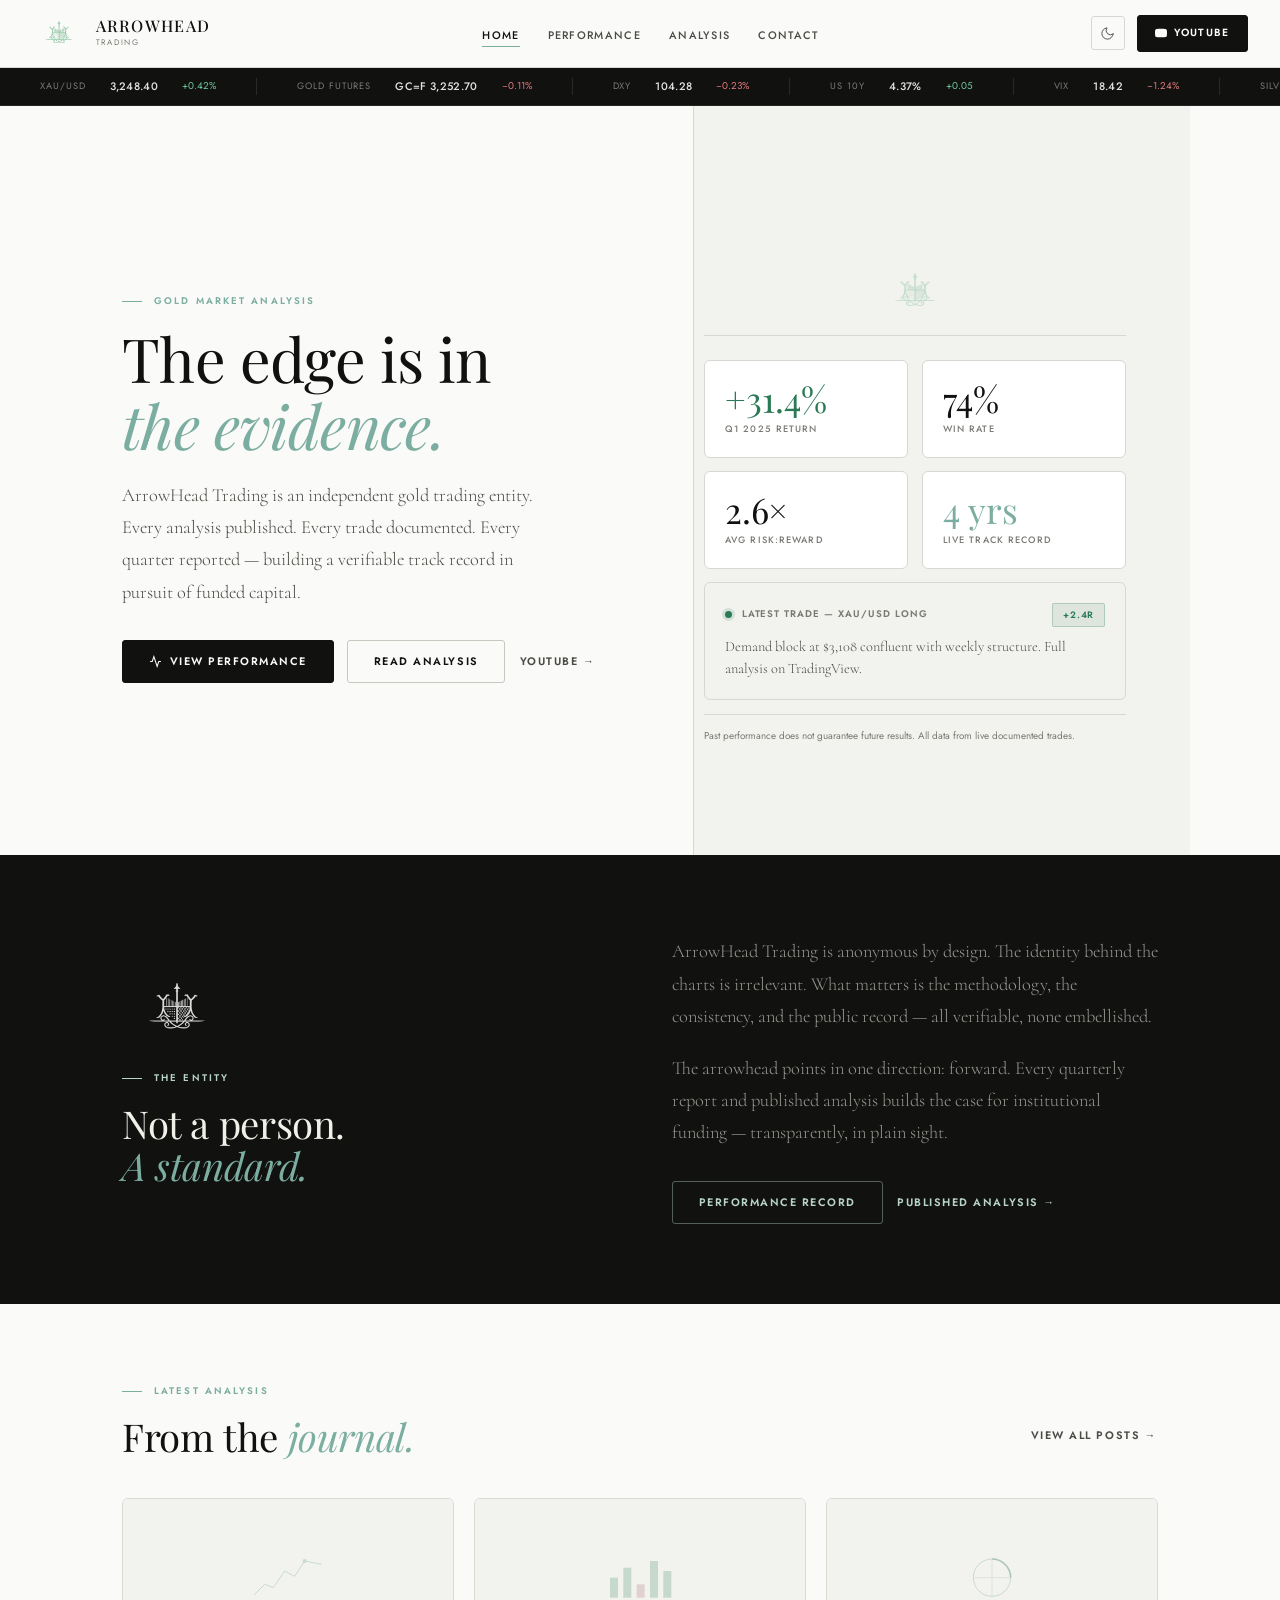
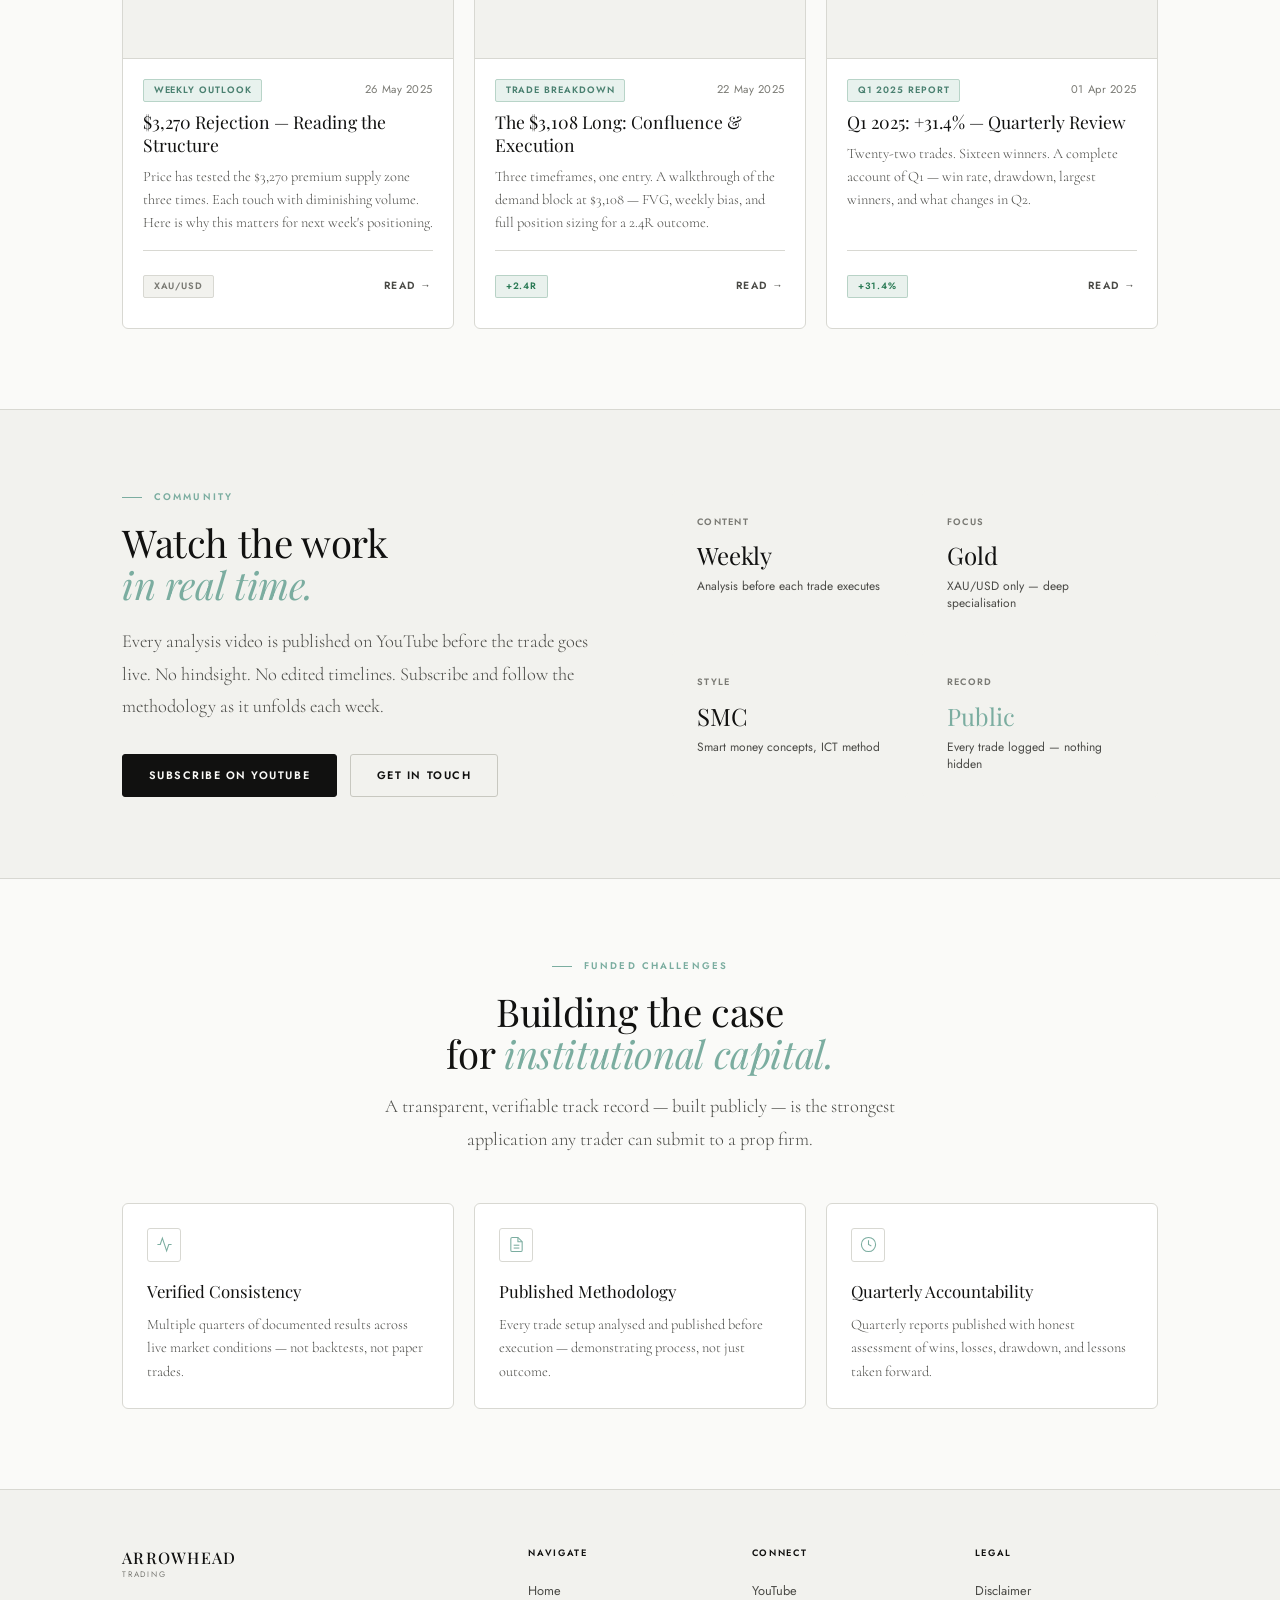
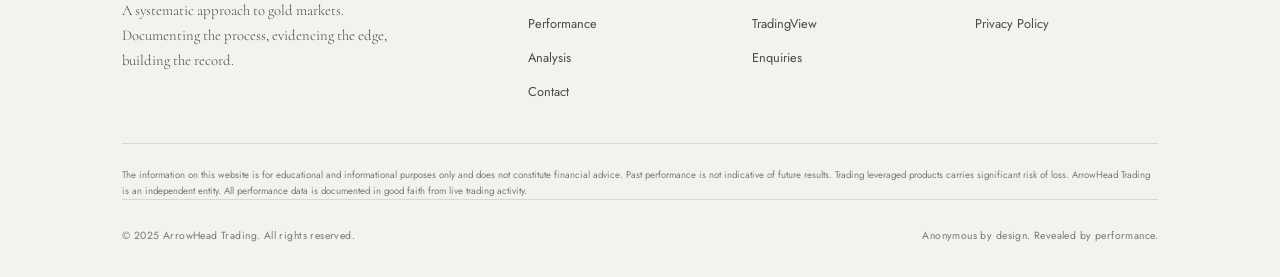
<file: index.html>
<!DOCTYPE html>
<html lang="en" data-theme="light">
<head>
  <meta charset="UTF-8"/>
  <meta name="viewport" content="width=device-width, initial-scale=1.0"/>
  <meta name="description" content="ArrowHead Trading — Systematic gold market analysis. Every trade documented. Every quarter reported."/>
  <meta property="og:title" content="ArrowHead Trading — Gold Market Analysis"/>
  <meta property="og:description" content="Systematic XAU/USD trading. Documented publicly. Building a verifiable track record for funded capital."/>
  <meta property="og:type" content="website"/>
  <meta property="og:url" content="https://veelconsulting.github.io/ArrowHead-Trading/"/>
  <meta property="og:image" content="https://veelconsulting.github.io/ArrowHead-Trading/images/og.png"/>
  <meta name="twitter:card" content="summary_large_image"/>
  <meta name="twitter:title" content="ArrowHead Trading"/>
  <meta name="twitter:description" content="Systematic gold trading. Public track record. Anonymous by design."/>
  <title>ArrowHead Trading — Gold Market Analysis</title>
  <link rel="icon" type="image/svg+xml" href="./favicon.svg"/>
  <link rel="preconnect" href="https://fonts.googleapis.com"/>
  <link rel="preconnect" href="https://fonts.gstatic.com" crossorigin/>
  <link rel="stylesheet" href="./css/style.css"/>
  <style>
    [data-theme="dark"] .brand-crest { filter: brightness(0) invert(1) sepia(1) saturate(0.4) hue-rotate(110deg) brightness(1.2) !important; }
    [data-theme="light"] .brand-crest { filter: brightness(0) invert(1) sepia(1) saturate(0.5) hue-rotate(100deg) brightness(1.4); }
  </style>
  <script>(function(){var t=localStorage.getItem('arrowhead-theme');if(t)document.documentElement.setAttribute('data-theme',t);else if(window.matchMedia('(prefers-color-scheme: dark)').matches)document.documentElement.setAttribute('data-theme','dark');})()</script>
</head>
<body>

<!-- NAV -->
<nav class="nav" role="navigation" aria-label="Main navigation">
  <a class="nav-logo" href="./index.html" aria-label="ArrowHead Trading home">
    <img src="./images/logo.png" alt="" aria-hidden="true" style="height:36px;width:auto;display:block;flex-shrink:0"/>
    <div><div class="nav-logo-text">ArrowHead</div><span class="nav-logo-sub">Trading</span></div>
  </a>
  <ul class="nav-links" role="list">
    <li><a href="./index.html">Home</a></li>
    <li><a href="./pages/performance.html">Performance</a></li>
    <li><a href="./pages/blog.html">Analysis</a></li>
    <li><a href="./pages/contact.html">Contact</a></li>
  </ul>
  <div class="nav-right">
    <button class="theme-toggle" aria-label="Toggle theme">
      <svg class="icon-sun" viewBox="0 0 24 24" fill="none" stroke="currentColor" stroke-width="1.5" stroke-linecap="round"><circle cx="12" cy="12" r="4"/><path d="M12 2v2M12 20v2M4.93 4.93l1.41 1.41M17.66 17.66l1.41 1.41M2 12h2M20 12h2M4.93 19.07l1.41-1.41M17.66 6.34l1.41-1.41"/></svg>
      <svg class="icon-moon" viewBox="0 0 24 24" fill="none" stroke="currentColor" stroke-width="1.5" stroke-linecap="round"><path d="M21 12.79A9 9 0 1 1 11.21 3 7 7 0 0 0 21 12.79z"/></svg>
    </button>
    <a class="nav-cta" href="https://www.youtube.com/@ArrowHeadTrading" target="_blank" rel="noopener">
      <svg width="12" height="12" viewBox="0 0 24 24" fill="currentColor" aria-hidden="true"><path d="M23.5 6.2a3 3 0 0 0-2.1-2.1C19.5 3.5 12 3.5 12 3.5s-7.5 0-9.4.6A3 3 0 0 0 .5 6.2 31.5 31.5 0 0 0 0 12a31.5 31.5 0 0 0 .5 5.8A3 3 0 0 0 2.6 20c1.9.6 9.4.6 9.4.6s7.5 0 9.4-.6a3 3 0 0 0 2.1-2.1A31.5 31.5 0 0 0 24 12a31.5 31.5 0 0 0-.5-5.8z"/><polygon points="9.75,15.02 15.5,12 9.75,8.98"/></svg>
      YouTube
    </a>
    <button class="nav-hamburger" aria-label="Open menu" aria-expanded="false"><span></span><span></span><span></span></button>
  </div>
</nav>
<nav class="nav-drawer" aria-label="Mobile navigation">
  <a href="./index.html">Home</a>
  <a href="./pages/performance.html">Performance</a>
  <a href="./pages/blog.html">Analysis</a>
  <a href="./pages/contact.html">Contact</a>
  <a href="https://www.youtube.com/@ArrowHeadTrading" target="_blank" rel="noopener" class="nav-drawer-cta">Watch on YouTube</a>
</nav>

<div class="page">

  <!-- TICKER -->
  <div class="ticker-wrap" aria-label="Market data" role="marquee">
    <div class="ticker-track" id="tickerTrack">
      <div class="ticker-item"><span class="ticker-label">XAU/USD</span><span class="ticker-val" id="xau-price">3,248.40</span><span class="ticker-chg up" id="xau-change">+0.42%</span></div>
      <div class="ticker-item"><span class="ticker-label">Gold Futures</span><span class="ticker-val">GC=F 3,252.70</span><span class="ticker-chg dn">−0.11%</span></div>
      <div class="ticker-item"><span class="ticker-label">DXY</span><span class="ticker-val">104.28</span><span class="ticker-chg dn">−0.23%</span></div>
      <div class="ticker-item"><span class="ticker-label">US 10Y</span><span class="ticker-val">4.37%</span><span class="ticker-chg up">+0.05</span></div>
      <div class="ticker-item"><span class="ticker-label">VIX</span><span class="ticker-val">18.42</span><span class="ticker-chg dn">−1.24%</span></div>
      <div class="ticker-item"><span class="ticker-label">Silver</span><span class="ticker-val">32.18</span><span class="ticker-chg up">+0.67%</span></div>
      <!-- Duplicate for infinite scroll -->
      <div class="ticker-item"><span class="ticker-label">XAU/USD</span><span class="ticker-val">3,248.40</span><span class="ticker-chg up">+0.42%</span></div>
      <div class="ticker-item"><span class="ticker-label">Gold Futures</span><span class="ticker-val">GC=F 3,252.70</span><span class="ticker-chg dn">−0.11%</span></div>
      <div class="ticker-item"><span class="ticker-label">DXY</span><span class="ticker-val">104.28</span><span class="ticker-chg dn">−0.23%</span></div>
      <div class="ticker-item"><span class="ticker-label">US 10Y</span><span class="ticker-val">4.37%</span><span class="ticker-chg up">+0.05</span></div>
      <div class="ticker-item"><span class="ticker-label">VIX</span><span class="ticker-val">18.42</span><span class="ticker-chg dn">−1.24%</span></div>
      <div class="ticker-item"><span class="ticker-label">Silver</span><span class="ticker-val">32.18</span><span class="ticker-chg up">+0.67%</span></div>
    </div>
  </div>

  <main>
    <!-- HERO -->
    <div class="container">
      <section class="hero" aria-label="Introduction">
        <div class="hero-content">
          <div class="eyebrow hero-eyebrow reveal">Gold Market Analysis</div>
          <h1 class="display-title hero-title reveal reveal--delay-1">The edge is in<br/><em>the evidence.</em></h1>
          <p class="body-text hero-body reveal reveal--delay-2" style="margin:1.25rem 0 2rem;max-width:440px">
            ArrowHead Trading is an independent gold trading entity. Every analysis published. Every trade documented. Every quarter reported — building a verifiable track record in pursuit of funded capital.
          </p>
          <div class="hero-actions reveal reveal--delay-3" style="display:flex;gap:0.85rem;flex-wrap:wrap">
            <a href="./pages/performance.html" class="btn btn--primary">
              <svg width="13" height="13" viewBox="0 0 24 24" fill="none" stroke="currentColor" stroke-width="2" aria-hidden="true"><polyline points="22 12 18 12 15 21 9 3 6 12 2 12"/></svg>
              View Performance
            </a>
            <a href="./pages/blog.html" class="btn btn--outline">Read Analysis</a>
            <a href="https://www.youtube.com/@ArrowHeadTrading" class="btn btn--ghost" target="_blank" rel="noopener">YouTube →</a>
          </div>
        </div>

        <div class="hero-visual-wrap reveal reveal--delay-2">
          <div style="text-align:center;margin-bottom:1.5rem;padding:2rem 0 1rem;border-bottom:1px solid var(--border)">
            <img src="./images/logo.png" alt="ArrowHead Trading crest" style="width:80px;opacity:0.55;margin:0 auto;transition:opacity 0.3s" onmouseover="this.style.opacity=0.8" onmouseout="this.style.opacity=0.55"/>
          </div>
          <div class="hero-stat-row">
            <div class="hero-stat"><div class="hero-stat-num hero-stat-num--profit">+31.4%</div><div class="hero-stat-label">Q1 2025 Return</div></div>
            <div class="hero-stat"><div class="hero-stat-num">74%</div><div class="hero-stat-label">Win Rate</div></div>
          </div>
          <div class="hero-stat-row">
            <div class="hero-stat"><div class="hero-stat-num">2.6×</div><div class="hero-stat-label">Avg Risk:Reward</div></div>
            <div class="hero-stat"><div class="hero-stat-num" style="color:var(--mint-deep)">4 yrs</div><div class="hero-stat-label">Live Track Record</div></div>
          </div>
          <div class="hero-latest">
            <div style="display:flex;align-items:center;gap:0.6rem;margin-bottom:0.6rem">
              <div style="width:7px;height:7px;border-radius:50%;background:var(--profit);flex-shrink:0;box-shadow:0 0 0 3px rgba(42,122,85,0.15)"></div>
              <span style="font-family:var(--ff-ui);font-size:0.6rem;font-weight:600;letter-spacing:0.1em;text-transform:uppercase;color:var(--text-3)">Latest Trade — XAU/USD Long</span>
              <span class="badge badge--profit" style="margin-left:auto">+2.4R</span>
            </div>
            <p style="font-family:var(--ff-body);font-size:0.9rem;font-weight:300;color:var(--text-2);line-height:1.5">
              Demand block at $3,108 confluent with weekly structure. Full analysis on TradingView.
            </p>
          </div>
          <p class="hero-disclaimer">Past performance does not guarantee future results. All data from live documented trades.</p>
        </div>
      </section>
    </div>

    <!-- ABOUT STRIP -->
    <section class="about-strip" aria-labelledby="about-h">
      <div class="container">
        <div class="about-strip-grid">
          <div class="reveal">
            <img src="./images/logo.png" alt="ArrowHead Trading crest" class="brand-crest" style="width:110px;opacity:0.85;margin-bottom:1.5rem;"/>
            <div class="eyebrow">The Entity</div>
            <h2 class="display-title display-title--sm" id="about-h">Not a person.<br/><em>A standard.</em></h2>
          </div>
          <div class="reveal reveal--delay-1">
            <p class="body-text" style="margin-bottom:1.25rem">ArrowHead Trading is anonymous by design. The identity behind the charts is irrelevant. What matters is the methodology, the consistency, and the public record — all verifiable, none embellished.</p>
            <p class="body-text" style="margin-bottom:2rem">The arrowhead points in one direction: forward. Every quarterly report and published analysis builds the case for institutional funding — transparently, in plain sight.</p>
            <div style="display:flex;gap:0.85rem;flex-wrap:wrap">
              <a href="./pages/performance.html" class="btn" style="border:1px solid rgba(184,212,200,0.4);color:var(--mint);background:transparent">Performance Record</a>
              <a href="./pages/blog.html" class="btn btn--ghost" style="color:var(--mint)">Published Analysis →</a>
            </div>
          </div>
        </div>
      </div>
    </section>

    <!-- LATEST ANALYSIS -->
    <section class="section" aria-labelledby="analysis-h">
      <div class="container">
        <div style="display:flex;align-items:flex-end;justify-content:space-between;margin-bottom:2.5rem;flex-wrap:wrap;gap:1rem">
          <div class="reveal"><div class="eyebrow">Latest Analysis</div><h2 class="display-title display-title--sm" id="analysis-h">From the <em>journal.</em></h2></div>
          <a href="./pages/blog.html" class="btn btn--ghost reveal">View all posts →</a>
        </div>
        <div class="blog-grid">
          <article class="blog-card reveal" onclick="window.location='./pages/blog.html#post-1'">
            <div class="blog-card-thumb"><svg viewBox="0 0 120 80" fill="none" style="width:80px;opacity:0.35" aria-hidden="true"><polyline points="10,65 25,50 38,55 55,30 70,38 85,15 110,20" stroke="var(--mint-deep)" stroke-width="1.5" fill="none" stroke-linecap="round" stroke-linejoin="round"/><circle cx="85" cy="15" r="3" fill="var(--mint-deep)"/></svg></div>
            <div class="blog-card-body">
              <div class="blog-card-meta"><span class="badge badge--mint">Weekly Outlook</span><span class="caption">26 May 2025</span></div>
              <h3 class="blog-card-title">$3,270 Rejection — Reading the Structure</h3>
              <p class="blog-card-excerpt">Price has tested the $3,270 premium supply zone three times. Each touch with diminishing volume. Here is why this matters for next week's positioning.</p>
              <div class="blog-card-footer"><span class="badge badge--neutral">XAU/USD</span><span class="btn btn--ghost" style="font-size:0.65rem">Read →</span></div>
            </div>
          </article>
          <article class="blog-card reveal reveal--delay-1" onclick="window.location='./pages/blog.html#post-2'">
            <div class="blog-card-thumb"><svg viewBox="0 0 120 80" fill="none" style="width:80px;opacity:0.35" aria-hidden="true"><rect x="15" y="40" width="12" height="30" fill="var(--profit)" opacity="0.6"/><rect x="35" y="25" width="12" height="45" fill="var(--profit)" opacity="0.6"/><rect x="55" y="50" width="12" height="20" fill="var(--loss)" opacity="0.5"/><rect x="75" y="15" width="12" height="55" fill="var(--profit)" opacity="0.6"/><rect x="95" y="30" width="12" height="40" fill="var(--profit)" opacity="0.6"/></svg></div>
            <div class="blog-card-body">
              <div class="blog-card-meta"><span class="badge badge--mint">Trade Breakdown</span><span class="caption">22 May 2025</span></div>
              <h3 class="blog-card-title">The $3,108 Long: Confluence & Execution</h3>
              <p class="blog-card-excerpt">Three timeframes, one entry. A walkthrough of the demand block at $3,108 — FVG, weekly bias, and full position sizing for a 2.4R outcome.</p>
              <div class="blog-card-footer"><span class="badge badge--profit">+2.4R</span><span class="btn btn--ghost" style="font-size:0.65rem">Read →</span></div>
            </div>
          </article>
          <article class="blog-card reveal reveal--delay-2" onclick="window.location='./pages/blog.html#post-q1'">
            <div class="blog-card-thumb"><svg viewBox="0 0 120 80" fill="none" style="width:80px;opacity:0.35" aria-hidden="true"><circle cx="60" cy="40" r="28" stroke="var(--mint-deep)" stroke-width="1.5"/><path d="M60 12 A28 28 0 0 1 88 40" stroke="var(--profit)" stroke-width="2.5" fill="none"/><line x1="60" y1="12" x2="60" y2="68" stroke="var(--mint-deep)" stroke-width="0.75"/><line x1="32" y1="40" x2="88" y2="40" stroke="var(--mint-deep)" stroke-width="0.75"/></svg></div>
            <div class="blog-card-body">
              <div class="blog-card-meta"><span class="badge badge--mint">Q1 2025 Report</span><span class="caption">01 Apr 2025</span></div>
              <h3 class="blog-card-title">Q1 2025: +31.4% — Quarterly Review</h3>
              <p class="blog-card-excerpt">Twenty-two trades. Sixteen winners. A complete account of Q1 — win rate, drawdown, largest winners, and what changes in Q2.</p>
              <div class="blog-card-footer"><span class="badge badge--profit">+31.4%</span><span class="btn btn--ghost" style="font-size:0.65rem">Read →</span></div>
            </div>
          </article>
        </div>
      </div>
    </section>

    <!-- COMMUNITY -->
    <section class="section" style="background:var(--bg-2);border-top:1px solid var(--border);border-bottom:1px solid var(--border)" aria-labelledby="community-h">
      <div class="container">
        <div class="community-grid" style="display:grid;grid-template-columns:1fr 1fr;gap:4rem;align-items:center">
          <div class="reveal">
            <div class="eyebrow">Community</div>
            <h2 class="display-title display-title--sm" id="community-h">Watch the work<br/><em>in real time.</em></h2>
            <p class="body-text" style="margin:1.25rem 0 2rem">Every analysis video is published on YouTube before the trade goes live. No hindsight. No edited timelines. Subscribe and follow the methodology as it unfolds each week.</p>
            <div style="display:flex;gap:0.85rem;flex-wrap:wrap">
              <a href="https://www.youtube.com/@ArrowHeadTrading" class="btn btn--primary" target="_blank" rel="noopener">Subscribe on YouTube</a>
              <a href="./pages/contact.html" class="btn btn--outline">Get in touch</a>
            </div>
          </div>
          <div class="reveal reveal--delay-1">
            <div style="display:grid;grid-template-columns:1fr 1fr;gap:0.85rem">
              <div class="card card--flat"><div style="font-family:var(--ff-ui);font-size:0.58rem;font-weight:600;letter-spacing:0.14em;text-transform:uppercase;color:var(--text-3);margin-bottom:0.4rem">Content</div><div style="font-family:var(--ff-display);font-size:1.5rem;color:var(--text-1)">Weekly</div><div style="font-size:0.75rem;color:var(--text-2);font-family:var(--ff-ui);margin-top:0.25rem;line-height:1.4">Analysis before each trade executes</div></div>
              <div class="card card--flat"><div style="font-family:var(--ff-ui);font-size:0.58rem;font-weight:600;letter-spacing:0.14em;text-transform:uppercase;color:var(--text-3);margin-bottom:0.4rem">Focus</div><div style="font-family:var(--ff-display);font-size:1.5rem;color:var(--text-1)">Gold</div><div style="font-size:0.75rem;color:var(--text-2);font-family:var(--ff-ui);margin-top:0.25rem;line-height:1.4">XAU/USD only — deep specialisation</div></div>
              <div class="card card--flat"><div style="font-family:var(--ff-ui);font-size:0.58rem;font-weight:600;letter-spacing:0.14em;text-transform:uppercase;color:var(--text-3);margin-bottom:0.4rem">Style</div><div style="font-family:var(--ff-display);font-size:1.5rem;color:var(--text-1)">SMC</div><div style="font-size:0.75rem;color:var(--text-2);font-family:var(--ff-ui);margin-top:0.25rem;line-height:1.4">Smart money concepts, ICT method</div></div>
              <div class="card card--flat"><div style="font-family:var(--ff-ui);font-size:0.58rem;font-weight:600;letter-spacing:0.14em;text-transform:uppercase;color:var(--text-3);margin-bottom:0.4rem">Record</div><div style="font-family:var(--ff-display);font-size:1.5rem;color:var(--mint-deep)">Public</div><div style="font-size:0.75rem;color:var(--text-2);font-family:var(--ff-ui);margin-top:0.25rem;line-height:1.4">Every trade logged — nothing hidden</div></div>
            </div>
          </div>
        </div>
      </div>
    </section>

    <!-- FUNDED -->
    <section class="section" aria-labelledby="funded-h">
      <div class="container">
        <div style="text-align:center;max-width:580px;margin:0 auto 3rem" class="reveal">
          <div class="eyebrow" style="justify-content:center">Funded Challenges</div>
          <h2 class="display-title display-title--sm" id="funded-h" style="margin-bottom:1rem">Building the case<br/>for <em>institutional capital.</em></h2>
          <p class="body-text">A transparent, verifiable track record — built publicly — is the strongest application any trader can submit to a prop firm.</p>
        </div>
        <div class="funded-grid" style="display:grid;grid-template-columns:repeat(3,1fr);gap:1.25rem">
          <div class="card reveal">
            <div style="width:34px;height:34px;border:1px solid var(--border);border-radius:var(--radius);display:flex;align-items:center;justify-content:center;margin-bottom:1rem;color:var(--mint-deep)"><svg width="17" height="17" viewBox="0 0 24 24" fill="none" stroke="currentColor" stroke-width="1.5" aria-hidden="true"><polyline points="22 12 18 12 15 21 9 3 6 12 2 12"/></svg></div>
            <h3 style="font-family:var(--ff-display);font-size:1.05rem;font-weight:400;margin-bottom:0.5rem">Verified Consistency</h3>
            <p style="font-family:var(--ff-body);font-size:0.9rem;font-weight:300;color:var(--text-2);line-height:1.65">Multiple quarters of documented results across live market conditions — not backtests, not paper trades.</p>
          </div>
          <div class="card reveal reveal--delay-1">
            <div style="width:34px;height:34px;border:1px solid var(--border);border-radius:var(--radius);display:flex;align-items:center;justify-content:center;margin-bottom:1rem;color:var(--mint-deep)"><svg width="17" height="17" viewBox="0 0 24 24" fill="none" stroke="currentColor" stroke-width="1.5" aria-hidden="true"><path d="M14 2H6a2 2 0 0 0-2 2v16a2 2 0 0 0 2 2h12a2 2 0 0 0 2-2V8z"/><polyline points="14 2 14 8 20 8"/><line x1="16" y1="13" x2="8" y2="13"/><line x1="16" y1="17" x2="8" y2="17"/></svg></div>
            <h3 style="font-family:var(--ff-display);font-size:1.05rem;font-weight:400;margin-bottom:0.5rem">Published Methodology</h3>
            <p style="font-family:var(--ff-body);font-size:0.9rem;font-weight:300;color:var(--text-2);line-height:1.65">Every trade setup analysed and published before execution — demonstrating process, not just outcome.</p>
          </div>
          <div class="card reveal reveal--delay-2">
            <div style="width:34px;height:34px;border:1px solid var(--border);border-radius:var(--radius);display:flex;align-items:center;justify-content:center;margin-bottom:1rem;color:var(--mint-deep)"><svg width="17" height="17" viewBox="0 0 24 24" fill="none" stroke="currentColor" stroke-width="1.5" aria-hidden="true"><circle cx="12" cy="12" r="10"/><polyline points="12 6 12 12 16 14"/></svg></div>
            <h3 style="font-family:var(--ff-display);font-size:1.05rem;font-weight:400;margin-bottom:0.5rem">Quarterly Accountability</h3>
            <p style="font-family:var(--ff-body);font-size:0.9rem;font-weight:300;color:var(--text-2);line-height:1.65">Quarterly reports published with honest assessment of wins, losses, drawdown, and lessons taken forward.</p>
          </div>
        </div>
      </div>
    </section>
  </main>

  <!-- FOOTER -->
  <footer class="footer" role="contentinfo">
    <div class="container">
      <div class="footer-grid">
        <div>
          <a class="nav-logo" href="./index.html" style="display:inline-flex;margin-bottom:0.25rem">
    <div><div class="nav-logo-text">ArrowHead</div><span class="nav-logo-sub">Trading</span></div>
          </a>
          <p class="footer-brand-text">A systematic approach to gold markets. Documenting the process, evidencing the edge, building the record.</p>
        </div>
        <div><div class="footer-col-title">Navigate</div><ul class="footer-links"><li><a href="./index.html">Home</a></li><li><a href="./pages/performance.html">Performance</a></li><li><a href="./pages/blog.html">Analysis</a></li><li><a href="./pages/contact.html">Contact</a></li></ul></div>
        <div><div class="footer-col-title">Connect</div><ul class="footer-links"><li><a href="https://www.youtube.com/@ArrowHeadTrading" target="_blank" rel="noopener">YouTube</a></li><li><a href="https://www.tradingview.com" target="_blank" rel="noopener">TradingView</a></li><li><a href="./pages/contact.html">Enquiries</a></li></ul></div>
        <div><div class="footer-col-title">Legal</div><ul class="footer-links"><li><a href="#">Disclaimer</a></li><li><a href="#">Privacy Policy</a></li></ul></div>
      </div>
      <p class="footer-disclaimer">The information on this website is for educational and informational purposes only and does not constitute financial advice. Past performance is not indicative of future results. Trading leveraged products carries significant risk of loss. ArrowHead Trading is an independent entity. All performance data is documented in good faith from live trading activity.</p>
      <div class="footer-bottom">
        <span class="footer-bottom-text">© 2025 ArrowHead Trading. All rights reserved.</span>
        <span class="footer-bottom-text">Anonymous by design. Revealed by performance.</span>
      </div>
    </div>
  </footer>

</div>
<script src="./js/main.js"></script>
</body>
</html>
</file>
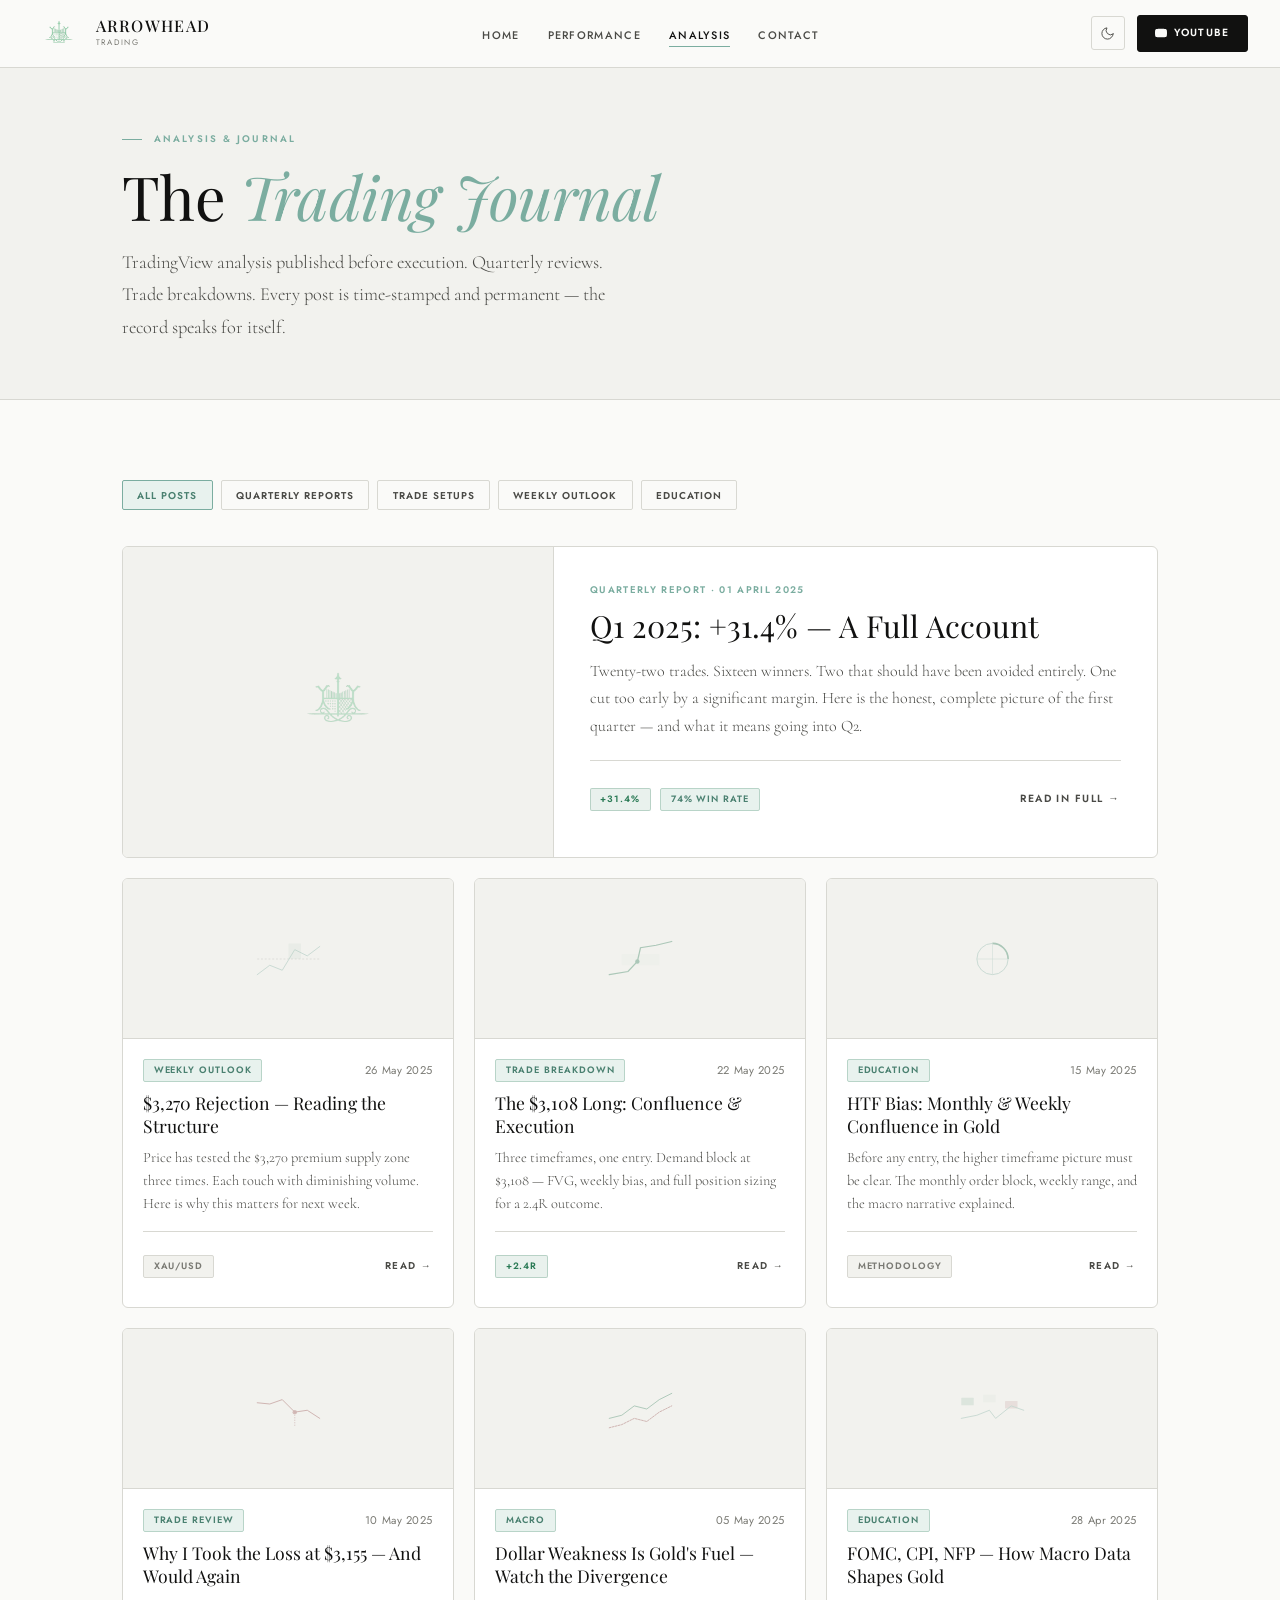
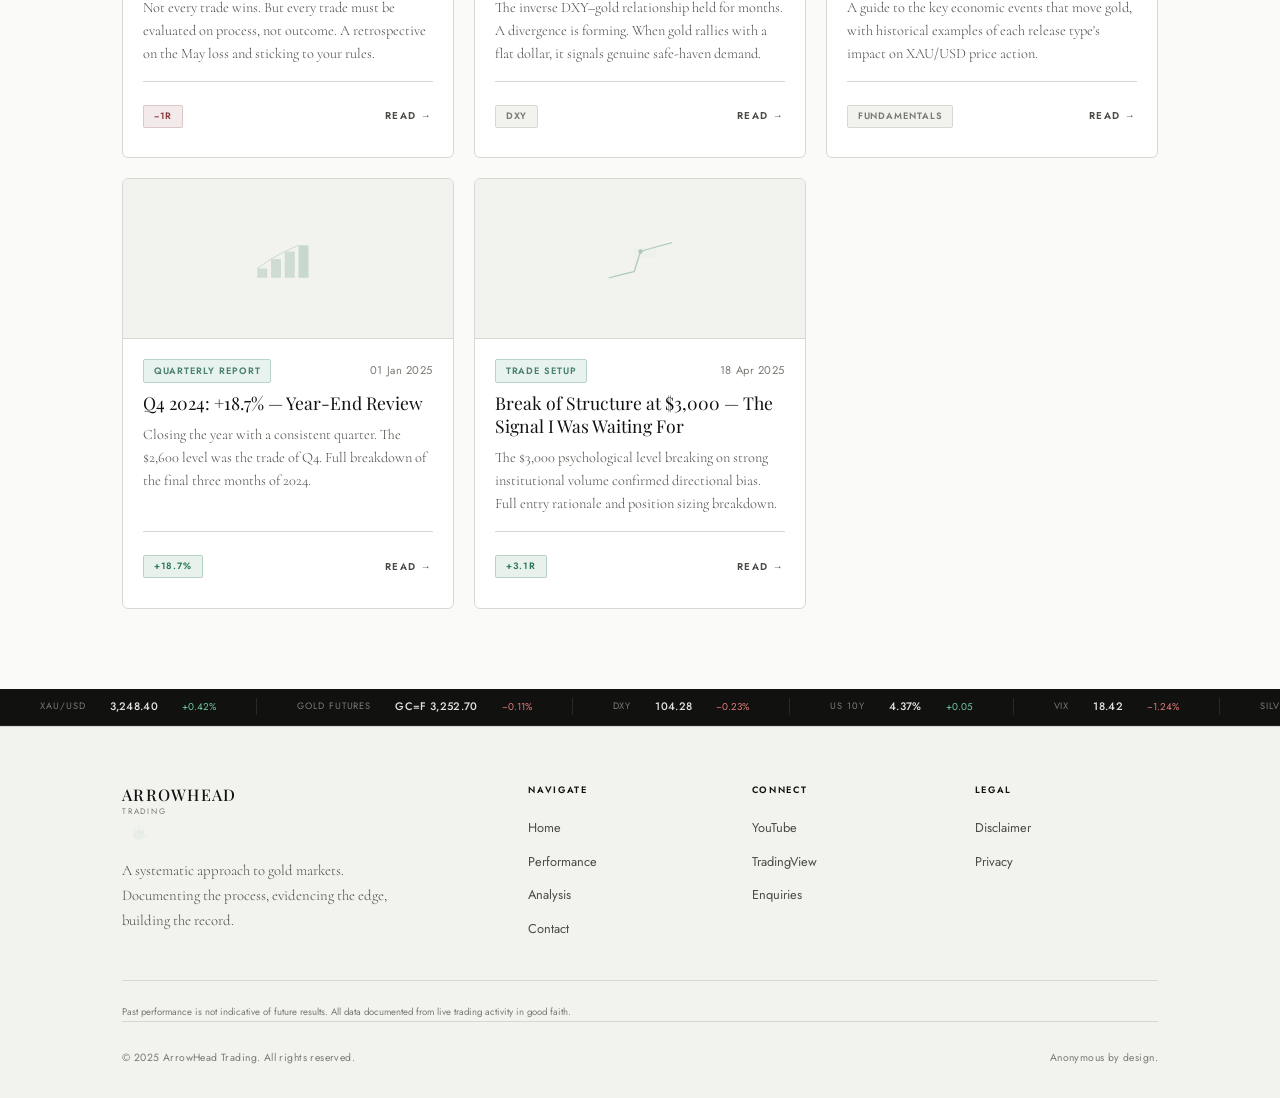
<file: pages/blog.html>
<!DOCTYPE html>
<html lang="en" data-theme="light">
<head>
  <meta charset="UTF-8"/><meta name="viewport" content="width=device-width, initial-scale=1.0"/>
  <meta name="description" content="ArrowHead Trading analysis — TradingView breakdowns, trade journals and quarterly reviews."/>
  <meta property="og:title" content="Analysis — ArrowHead Trading"/>
  <meta property="og:description" content="TradingView analysis published before execution. Quarterly reviews. Trade breakdowns. The public record."/>
  <title>Analysis — ArrowHead Trading</title>
  <link rel="icon" type="image/svg+xml" href="../favicon.svg"/>
  <link rel="preconnect" href="https://fonts.googleapis.com"/><link rel="preconnect" href="https://fonts.gstatic.com" crossorigin/>
  <link rel="stylesheet" href="../css/style.css"/>
  <style>
    .filter-bar{display:flex;gap:0.5rem;flex-wrap:wrap;margin-bottom:2.25rem}
    .filter-tag{font-family:var(--ff-ui);font-size:0.62rem;font-weight:600;letter-spacing:0.1em;text-transform:uppercase;padding:0.42rem 0.9rem;border:1px solid var(--border);border-radius:2px;background:transparent;color:var(--text-2);cursor:pointer;transition:all var(--fast)}
    .filter-tag:hover,.filter-tag.active{border-color:var(--mint-deep);color:var(--mint-dark);background:var(--mint-pale)}
    .blog-grid-full{display:grid;grid-template-columns:repeat(3,1fr);gap:1.25rem}
    .featured-post{grid-column:1/-1;display:grid;grid-template-columns:5fr 7fr;border:1px solid var(--border);border-radius:var(--radius-lg);overflow:hidden;background:var(--surface);transition:border-color var(--fast),box-shadow var(--fast);cursor:pointer}
    .featured-post:hover{border-color:var(--mint-deep);box-shadow:0 6px 24px var(--shadow-lg)}
    .featured-post-thumb{background:var(--bg-2);border-right:1px solid var(--border);display:flex;align-items:center;justify-content:center;padding:2.5rem;min-height:260px}
    .featured-post-body{padding:2.25rem;display:flex;flex-direction:column;justify-content:space-between}
    .post-hidden{display:none!important}
    @media(max-width:900px){.blog-grid-full{grid-template-columns:1fr 1fr}.featured-post{grid-template-columns:1fr}.featured-post-thumb{border-right:none;border-bottom:1px solid var(--border);min-height:180px}}
    @media(max-width:600px){.blog-grid-full{grid-template-columns:1fr}}
  </style>
  <script>(function(){var t=localStorage.getItem('arrowhead-theme');if(t)document.documentElement.setAttribute('data-theme',t);else if(window.matchMedia('(prefers-color-scheme: dark)').matches)document.documentElement.setAttribute('data-theme','dark');})()</script>
</head>
<body>
<nav class="nav" role="navigation" aria-label="Main navigation">
  <a class="nav-logo" href="../index.html" aria-label="ArrowHead Trading home">
    <img src="../images/logo.png" alt="" aria-hidden="true" style="height:36px;width:auto;display:block;flex-shrink:0"/>
    <div><div class="nav-logo-text">ArrowHead</div><span class="nav-logo-sub">Trading</span></div>
  </a>
  <ul class="nav-links" role="list"><li><a href="../index.html">Home</a></li><li><a href="./performance.html">Performance</a></li><li><a href="./blog.html">Analysis</a></li><li><a href="./contact.html">Contact</a></li></ul>
  <div class="nav-right">
    <button class="theme-toggle" aria-label="Toggle theme"><svg class="icon-sun" viewBox="0 0 24 24" fill="none" stroke="currentColor" stroke-width="1.5" stroke-linecap="round"><circle cx="12" cy="12" r="4"/><path d="M12 2v2M12 20v2M4.93 4.93l1.41 1.41M17.66 17.66l1.41 1.41M2 12h2M20 12h2M4.93 19.07l1.41-1.41M17.66 6.34l1.41-1.41"/></svg><svg class="icon-moon" viewBox="0 0 24 24" fill="none" stroke="currentColor" stroke-width="1.5" stroke-linecap="round"><path d="M21 12.79A9 9 0 1 1 11.21 3 7 7 0 0 0 21 12.79z"/></svg></button>
    <a class="nav-cta" href="https://www.youtube.com/@ArrowHeadTrading" target="_blank" rel="noopener"><svg width="12" height="12" viewBox="0 0 24 24" fill="currentColor" aria-hidden="true"><path d="M23.5 6.2a3 3 0 0 0-2.1-2.1C19.5 3.5 12 3.5 12 3.5s-7.5 0-9.4.6A3 3 0 0 0 .5 6.2 31.5 31.5 0 0 0 0 12a31.5 31.5 0 0 0 .5 5.8A3 3 0 0 0 2.6 20c1.9.6 9.4.6 9.4.6s7.5 0 9.4-.6a3 3 0 0 0 2.1-2.1A31.5 31.5 0 0 0 24 12a31.5 31.5 0 0 0-.5-5.8z"/><polygon points="9.75,15.02 15.5,12 9.75,8.98"/></svg>YouTube</a>
    <button class="nav-hamburger" aria-label="Open menu" aria-expanded="false"><span></span><span></span><span></span></button>
  </div>
</nav>
<nav class="nav-drawer" aria-label="Mobile navigation">
  <a href="../index.html">Home</a><a href="./performance.html">Performance</a><a href="./blog.html">Analysis</a><a href="./contact.html">Contact</a>
  <a href="https://www.youtube.com/@ArrowHeadTrading" target="_blank" rel="noopener" class="nav-drawer-cta">Watch on YouTube</a>
</nav>

<div class="page">
<main>
  <section class="page-hero">
    <div class="container"><div class="page-hero-inner reveal">
      <div class="eyebrow">Analysis & Journal</div>
      <h1 class="display-title">The <em>Trading Journal</em></h1>
      <p class="body-text" style="margin-top:1rem;max-width:520px">TradingView analysis published before execution. Quarterly reviews. Trade breakdowns. Every post is time-stamped and permanent — the record speaks for itself.</p>
    </div></div>
  </section>

  <section class="section">
    <div class="container">
      <div class="filter-bar reveal" role="group" aria-label="Filter posts">
        <button class="filter-tag active" onclick="filterPosts('all',this)">All Posts</button>
        <button class="filter-tag" onclick="filterPosts('quarterly',this)">Quarterly Reports</button>
        <button class="filter-tag" onclick="filterPosts('setup',this)">Trade Setups</button>
        <button class="filter-tag" onclick="filterPosts('outlook',this)">Weekly Outlook</button>
        <button class="filter-tag" onclick="filterPosts('education',this)">Education</button>
      </div>

      <div class="blog-grid-full" id="blogGrid">

        <article class="featured-post reveal" data-cat="quarterly" id="post-q1" onclick="window.location='./post-q1-2025.html'">
          <div class="featured-post-thumb">
            <img src="../images/logo.png" alt="ArrowHead Trading crest" style="width:120px;opacity:0.55;"/>
          </div>
          <div class="featured-post-body">
            <div>
              <div style="font-family:var(--ff-ui);font-size:0.6rem;font-weight:600;letter-spacing:0.14em;text-transform:uppercase;color:var(--mint-deep);margin-bottom:0.6rem">Quarterly Report · 01 April 2025</div>
              <h2 style="font-family:var(--ff-display);font-size:clamp(1.4rem,3vw,1.9rem);font-weight:400;line-height:1.2;color:var(--text-1);margin-bottom:0.85rem">Q1 2025: +31.4% — A Full Account</h2>
              <p style="font-family:var(--ff-body);font-size:1rem;font-weight:300;color:var(--text-2);line-height:1.7;margin-bottom:1.25rem">Twenty-two trades. Sixteen winners. Two that should have been avoided entirely. One cut too early by a significant margin. Here is the honest, complete picture of the first quarter — and what it means going into Q2.</p>
            </div>
            <div style="display:flex;align-items:center;justify-content:space-between;padding-top:1.1rem;border-top:1px solid var(--border);flex-wrap:wrap;gap:0.6rem">
              <div style="display:flex;gap:0.6rem"><span class="badge badge--profit">+31.4%</span><span class="badge badge--mint">74% win rate</span></div>
              <span class="btn btn--ghost" style="font-size:0.65rem">Read in full →</span>
            </div>
          </div>
        </article>

        <article class="blog-card reveal" data-cat="outlook" id="post-1" onclick="window.location='./post-q1-2025.html'">
          <div class="blog-card-thumb"><svg viewBox="0 0 120 80" fill="none" style="width:75px;opacity:0.35" aria-hidden="true"><line x1="10" y1="40" x2="110" y2="40" stroke="var(--text-3)" stroke-width="0.75" stroke-dasharray="3 3"/><polyline points="10,65 30,50 50,58 70,25 90,35 110,20" stroke="var(--mint-deep)" stroke-width="1.5" fill="none" stroke-linecap="round"/><rect x="60" y="15" width="20" height="25" fill="var(--profit)" opacity="0.12" rx="1"/></svg></div>
          <div class="blog-card-body">
            <div class="blog-card-meta"><span class="badge badge--mint">Weekly Outlook</span><span class="caption">26 May 2025</span></div>
            <h3 class="blog-card-title">$3,270 Rejection — Reading the Structure</h3>
            <p class="blog-card-excerpt">Price has tested the $3,270 premium supply zone three times. Each touch with diminishing volume. Here is why this matters for next week.</p>
            <div class="blog-card-footer"><span class="badge badge--neutral">XAU/USD</span><span class="btn btn--ghost" style="font-size:0.62rem">Read →</span></div>
          </div>
        </article>

        <article class="blog-card reveal reveal--delay-1" data-cat="setup" id="post-2" onclick="window.location='./post-q1-2025.html'">
          <div class="blog-card-thumb"><svg viewBox="0 0 120 80" fill="none" style="width:75px;opacity:0.35" aria-hidden="true"><rect x="30" y="32" width="60" height="18" fill="var(--mint)" opacity="0.2" rx="1"/><polyline points="10,65 40,60 55,44 60,22 85,18 110,12" stroke="var(--profit)" stroke-width="2" fill="none" stroke-linecap="round"/><circle cx="55" cy="44" r="3.5" fill="var(--profit)"/></svg></div>
          <div class="blog-card-body">
            <div class="blog-card-meta"><span class="badge badge--mint">Trade Breakdown</span><span class="caption">22 May 2025</span></div>
            <h3 class="blog-card-title">The $3,108 Long: Confluence & Execution</h3>
            <p class="blog-card-excerpt">Three timeframes, one entry. Demand block at $3,108 — FVG, weekly bias, and full position sizing for a 2.4R outcome.</p>
            <div class="blog-card-footer"><span class="badge badge--profit">+2.4R</span><span class="btn btn--ghost" style="font-size:0.62rem">Read →</span></div>
          </div>
        </article>

        <article class="blog-card reveal reveal--delay-2" data-cat="education" onclick="window.location='./post-q1-2025.html'">
          <div class="blog-card-thumb"><svg viewBox="0 0 120 80" fill="none" style="width:75px;opacity:0.35" aria-hidden="true"><circle cx="60" cy="40" r="25" stroke="var(--mint-deep)" stroke-width="1.5"/><path d="M60 15 A25 25 0 0 1 85 40" stroke="var(--profit)" stroke-width="2.5" fill="none"/><line x1="60" y1="15" x2="60" y2="65" stroke="var(--mint-deep)" stroke-width="0.75"/><line x1="35" y1="40" x2="85" y2="40" stroke="var(--mint-deep)" stroke-width="0.75"/></svg></div>
          <div class="blog-card-body">
            <div class="blog-card-meta"><span class="badge badge--mint">Education</span><span class="caption">15 May 2025</span></div>
            <h3 class="blog-card-title">HTF Bias: Monthly & Weekly Confluence in Gold</h3>
            <p class="blog-card-excerpt">Before any entry, the higher timeframe picture must be clear. The monthly order block, weekly range, and the macro narrative explained.</p>
            <div class="blog-card-footer"><span class="badge badge--neutral">Methodology</span><span class="btn btn--ghost" style="font-size:0.62rem">Read →</span></div>
          </div>
        </article>

        <article class="blog-card reveal" data-cat="setup" onclick="window.location='./post-q1-2025.html'">
          <div class="blog-card-thumb"><svg viewBox="0 0 120 80" fill="none" style="width:75px;opacity:0.35" aria-hidden="true"><polyline points="10,30 30,32 50,25 70,45 90,42 110,55" stroke="var(--loss)" stroke-width="1.5" fill="none" stroke-linecap="round"/><circle cx="70" cy="45" r="3.5" fill="var(--loss)" opacity="0.8"/><line x1="70" y1="45" x2="70" y2="68" stroke="var(--loss)" stroke-width="1" stroke-dasharray="2 2"/></svg></div>
          <div class="blog-card-body">
            <div class="blog-card-meta"><span class="badge badge--mint">Trade Review</span><span class="caption">10 May 2025</span></div>
            <h3 class="blog-card-title">Why I Took the Loss at $3,155 — And Would Again</h3>
            <p class="blog-card-excerpt">Not every trade wins. But every trade must be evaluated on process, not outcome. A retrospective on the May loss and sticking to your rules.</p>
            <div class="blog-card-footer"><span class="badge badge--loss">−1R</span><span class="btn btn--ghost" style="font-size:0.62rem">Read →</span></div>
          </div>
        </article>

        <article class="blog-card reveal reveal--delay-1" data-cat="outlook" onclick="window.location='./post-q1-2025.html'">
          <div class="blog-card-thumb"><svg viewBox="0 0 120 80" fill="none" style="width:75px;opacity:0.35" aria-hidden="true"><polyline points="10,70 30,65 50,55 70,60 90,45 110,35" stroke="var(--loss)" stroke-width="1.5" fill="none" stroke-linecap="round" stroke-dasharray="3 2"/><polyline points="10,55 30,50 50,35 70,40 90,25 110,15" stroke="var(--profit)" stroke-width="1.5" fill="none" stroke-linecap="round"/></svg></div>
          <div class="blog-card-body">
            <div class="blog-card-meta"><span class="badge badge--mint">Macro</span><span class="caption">05 May 2025</span></div>
            <h3 class="blog-card-title">Dollar Weakness Is Gold's Fuel — Watch the Divergence</h3>
            <p class="blog-card-excerpt">The inverse DXY–gold relationship held for months. A divergence is forming. When gold rallies with a flat dollar, it signals genuine safe-haven demand.</p>
            <div class="blog-card-footer"><span class="badge badge--neutral">DXY</span><span class="btn btn--ghost" style="font-size:0.62rem">Read →</span></div>
          </div>
        </article>

        <article class="blog-card reveal reveal--delay-2" data-cat="education" onclick="window.location='./post-q1-2025.html'">
          <div class="blog-card-thumb"><svg viewBox="0 0 120 80" fill="none" style="width:75px;opacity:0.35" aria-hidden="true"><rect x="10" y="22" width="20" height="12" fill="var(--profit)" opacity="0.3" rx="1"/><rect x="45" y="17" width="20" height="12" fill="var(--mint)" opacity="0.3" rx="1"/><rect x="80" y="27" width="20" height="12" fill="var(--loss)" opacity="0.3" rx="1"/><polyline points="10,55 35,50 55,42 65,55 90,35 110,42" stroke="var(--mint-deep)" stroke-width="1.5" fill="none" stroke-linecap="round"/></svg></div>
          <div class="blog-card-body">
            <div class="blog-card-meta"><span class="badge badge--mint">Education</span><span class="caption">28 Apr 2025</span></div>
            <h3 class="blog-card-title">FOMC, CPI, NFP — How Macro Data Shapes Gold</h3>
            <p class="blog-card-excerpt">A guide to the key economic events that move gold, with historical examples of each release type's impact on XAU/USD price action.</p>
            <div class="blog-card-footer"><span class="badge badge--neutral">Fundamentals</span><span class="btn btn--ghost" style="font-size:0.62rem">Read →</span></div>
          </div>
        </article>

        <article class="blog-card reveal" data-cat="quarterly" onclick="window.location='./post-q1-2025.html'">
          <div class="blog-card-thumb"><svg viewBox="0 0 120 80" fill="none" style="width:75px;opacity:0.35" aria-hidden="true"><rect x="10" y="55" width="16" height="15" fill="var(--profit)" opacity="0.5" rx="1"/><rect x="32" y="40" width="16" height="30" fill="var(--profit)" opacity="0.5" rx="1"/><rect x="54" y="28" width="16" height="42" fill="var(--profit)" opacity="0.5" rx="1"/><rect x="76" y="18" width="16" height="52" fill="var(--profit)" opacity="0.6" rx="1"/><polyline points="10,55 32,40 54,28 76,18" stroke="var(--mint-deep)" stroke-width="1.5" fill="none" stroke-linecap="round" stroke-linejoin="round"/></svg></div>
          <div class="blog-card-body">
            <div class="blog-card-meta"><span class="badge badge--mint">Quarterly Report</span><span class="caption">01 Jan 2025</span></div>
            <h3 class="blog-card-title">Q4 2024: +18.7% — Year-End Review</h3>
            <p class="blog-card-excerpt">Closing the year with a consistent quarter. The $2,600 level was the trade of Q4. Full breakdown of the final three months of 2024.</p>
            <div class="blog-card-footer"><span class="badge badge--profit">+18.7%</span><span class="btn btn--ghost" style="font-size:0.62rem">Read →</span></div>
          </div>
        </article>

        <article class="blog-card reveal reveal--delay-1" data-cat="setup" onclick="window.location='./post-q1-2025.html'">
          <div class="blog-card-thumb"><svg viewBox="0 0 120 80" fill="none" style="width:75px;opacity:0.35" aria-hidden="true"><polyline points="10,70 30,65 50,60 60,28 80,22 110,14" stroke="var(--profit)" stroke-width="2" fill="none" stroke-linecap="round"/><rect x="50" y="22" width="35" height="15" fill="var(--mint)" opacity="0.15" rx="1"/><circle cx="60" cy="28" r="3.5" fill="var(--profit)"/></svg></div>
          <div class="blog-card-body">
            <div class="blog-card-meta"><span class="badge badge--mint">Trade Setup</span><span class="caption">18 Apr 2025</span></div>
            <h3 class="blog-card-title">Break of Structure at $3,000 — The Signal I Was Waiting For</h3>
            <p class="blog-card-excerpt">The $3,000 psychological level breaking on strong institutional volume confirmed directional bias. Full entry rationale and position sizing breakdown.</p>
            <div class="blog-card-footer"><span class="badge badge--profit">+3.1R</span><span class="btn btn--ghost" style="font-size:0.62rem">Read →</span></div>
          </div>
        </article>

      </div>
    </div>
  </section>
</main>

  <!-- TICKER STRIP -->
  <div class="ticker-wrap" aria-label="Market data" role="marquee">
    <div class="ticker-track">
      <div class="ticker-item"><span class="ticker-label">XAU/USD</span><span class="ticker-val">3,248.40</span><span class="ticker-chg up">+0.42%</span></div>
      <div class="ticker-item"><span class="ticker-label">Gold Futures</span><span class="ticker-val">GC=F 3,252.70</span><span class="ticker-chg dn">−0.11%</span></div>
      <div class="ticker-item"><span class="ticker-label">DXY</span><span class="ticker-val">104.28</span><span class="ticker-chg dn">−0.23%</span></div>
      <div class="ticker-item"><span class="ticker-label">US 10Y</span><span class="ticker-val">4.37%</span><span class="ticker-chg up">+0.05</span></div>
      <div class="ticker-item"><span class="ticker-label">VIX</span><span class="ticker-val">18.42</span><span class="ticker-chg dn">−1.24%</span></div>
      <div class="ticker-item"><span class="ticker-label">Silver</span><span class="ticker-val">32.18</span><span class="ticker-chg up">+0.67%</span></div>
      <div class="ticker-item"><span class="ticker-label">XAU/USD</span><span class="ticker-val">3,248.40</span><span class="ticker-chg up">+0.42%</span></div>
      <div class="ticker-item"><span class="ticker-label">Gold Futures</span><span class="ticker-val">GC=F 3,252.70</span><span class="ticker-chg dn">−0.11%</span></div>
      <div class="ticker-item"><span class="ticker-label">DXY</span><span class="ticker-val">104.28</span><span class="ticker-chg dn">−0.23%</span></div>
      <div class="ticker-item"><span class="ticker-label">US 10Y</span><span class="ticker-val">4.37%</span><span class="ticker-chg up">+0.05</span></div>
      <div class="ticker-item"><span class="ticker-label">VIX</span><span class="ticker-val">18.42</span><span class="ticker-chg dn">−1.24%</span></div>
      <div class="ticker-item"><span class="ticker-label">Silver</span><span class="ticker-val">32.18</span><span class="ticker-chg up">+0.67%</span></div>
    </div>
  </div>

<footer class="footer" role="contentinfo">
  <div class="container">
    <div class="footer-grid">
      <div><a class="nav-logo" href="../index.html" style="display:inline-flex;margin-bottom:0.25rem">
    <div><div class="nav-logo-text">ArrowHead</div><span class="nav-logo-sub">Trading</span></div></a><img src="../images/logo.png" alt="" aria-hidden="true" style="width:34px;opacity:0.2;margin-bottom:0.5rem;display:block"/>
          <p class="footer-brand-text">A systematic approach to gold markets. Documenting the process, evidencing the edge, building the record.</p></div>
      <div><div class="footer-col-title">Navigate</div><ul class="footer-links"><li><a href="../index.html">Home</a></li><li><a href="./performance.html">Performance</a></li><li><a href="./blog.html">Analysis</a></li><li><a href="./contact.html">Contact</a></li></ul></div>
      <div><div class="footer-col-title">Connect</div><ul class="footer-links"><li><a href="https://www.youtube.com/@ArrowHeadTrading" target="_blank" rel="noopener">YouTube</a></li><li><a href="https://www.tradingview.com" target="_blank" rel="noopener">TradingView</a></li><li><a href="./contact.html">Enquiries</a></li></ul></div>
      <div><div class="footer-col-title">Legal</div><ul class="footer-links"><li><a href="./disclaimer.html">Disclaimer</a></li><li><a href="./privacy.html">Privacy</a></li></ul></div>
    </div>
    <p class="footer-disclaimer">Past performance is not indicative of future results. All data documented from live trading activity in good faith.</p>
    <div class="footer-bottom"><span class="footer-bottom-text">© 2025 ArrowHead Trading. All rights reserved.</span><span class="footer-bottom-text">Anonymous by design.</span></div>
  </div>
</footer>
</div>
<script src="../js/main.js"></script>
<script>
window.filterPosts=function(cat,btn){
  document.querySelectorAll('.filter-tag').forEach(function(b){b.classList.remove('active');});
  btn.classList.add('active');
  document.querySelectorAll('#blogGrid [data-cat]').forEach(function(el){
    el.classList.toggle('post-hidden', cat!=='all' && el.dataset.cat!==cat);
  });
};
// Dark mode logo filter
function setLogoFilter(){
  var dark=document.documentElement.getAttribute('data-theme')==='dark';
  document.querySelectorAll('.logo-img').forEach(function(img){
    img.style.filter=dark?'invert(1) brightness(0.7)':'none';
  });
}
document.addEventListener('DOMContentLoaded',setLogoFilter);
document.addEventListener('click',function(e){if(e.target.closest('.theme-toggle'))setTimeout(setLogoFilter,50);});
</script>
</body>
</html>
</file>
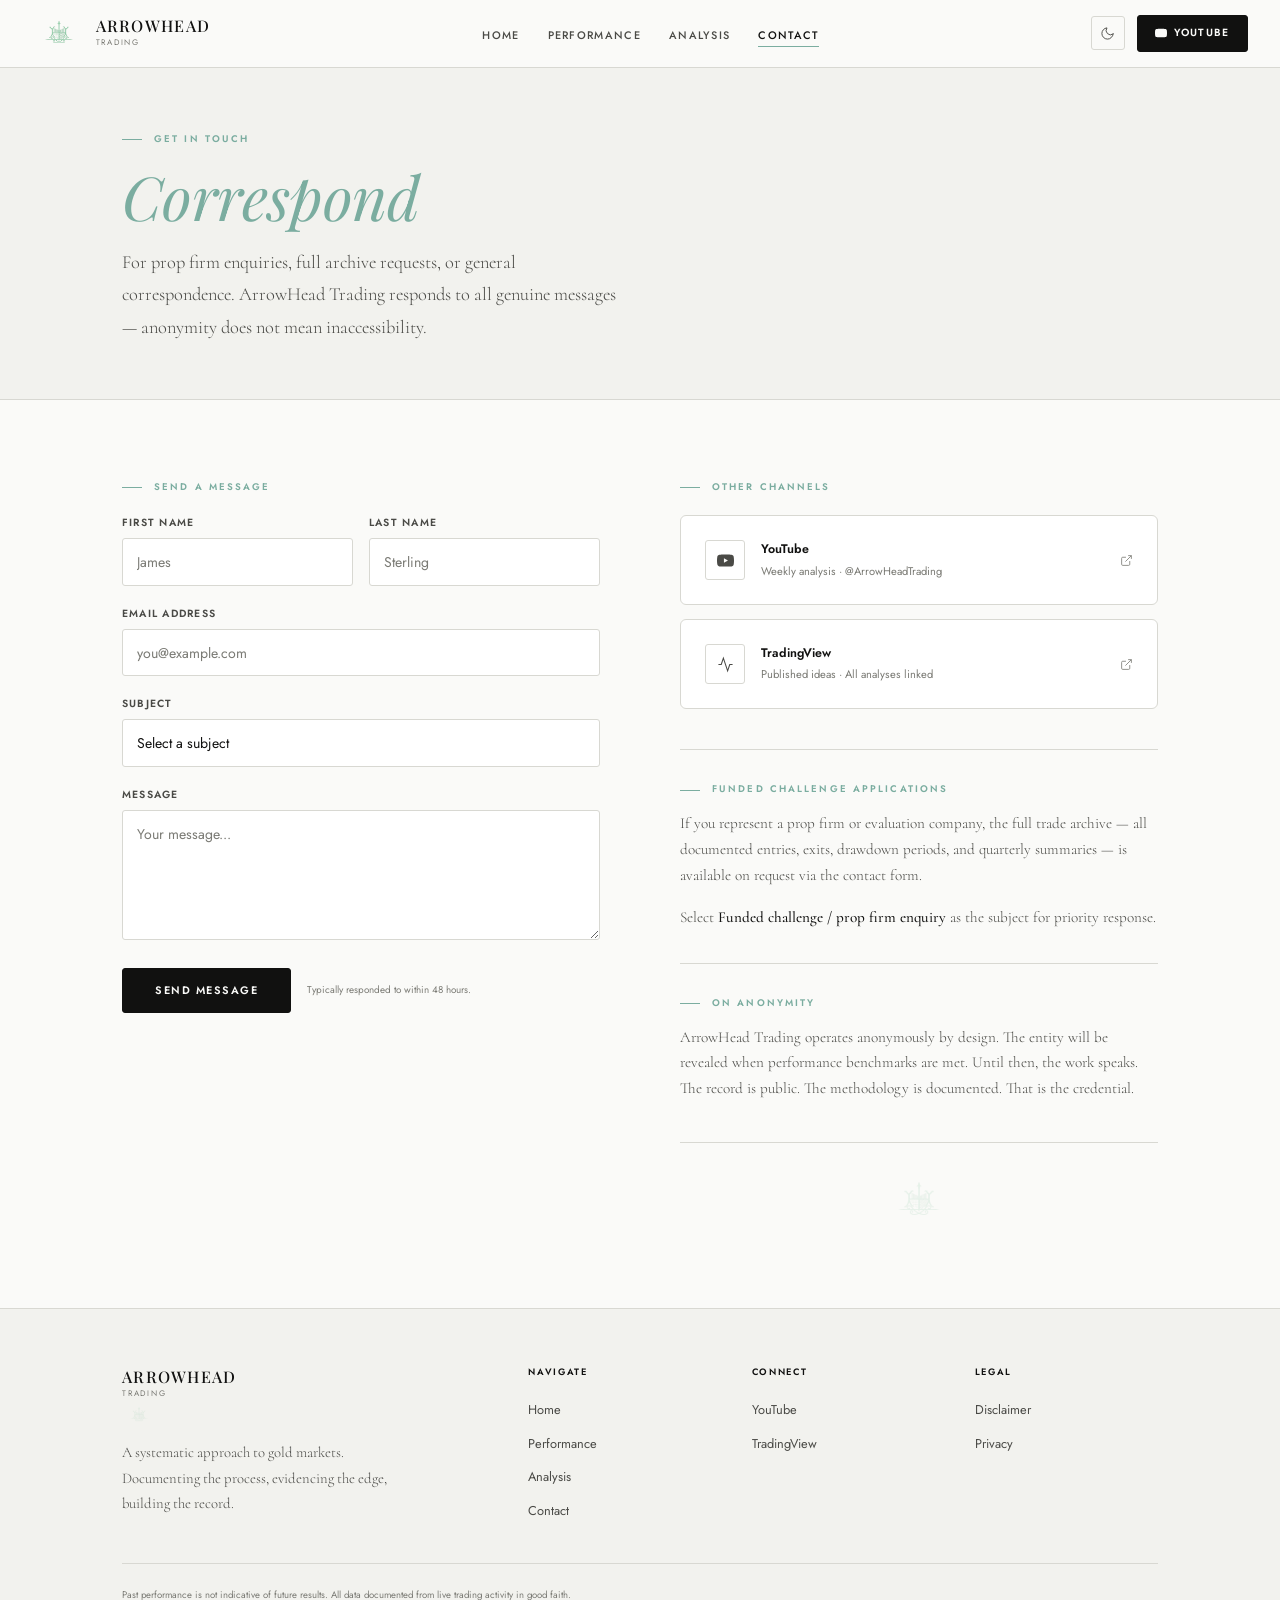
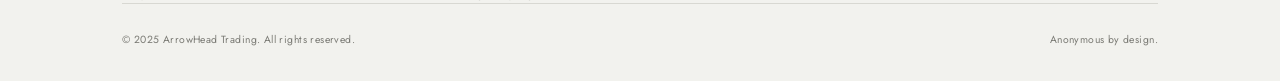
<file: pages/contact.html>
<!DOCTYPE html>
<html lang="en" data-theme="light">
<head>
  <meta charset="UTF-8"/><meta name="viewport" content="width=device-width, initial-scale=1.0"/>
  <meta name="description" content="Contact ArrowHead Trading — funded challenge enquiries, collaboration, and correspondence."/>
  <title>Contact — ArrowHead Trading</title>
  <link rel="icon" type="image/svg+xml" href="../favicon.svg"/>
  <link rel="preconnect" href="https://fonts.googleapis.com"/><link rel="preconnect" href="https://fonts.gstatic.com" crossorigin/>
  <link rel="stylesheet" href="../css/style.css"/>
  <script>(function(){var t=localStorage.getItem('arrowhead-theme');if(t)document.documentElement.setAttribute('data-theme',t);else if(window.matchMedia('(prefers-color-scheme: dark)').matches)document.documentElement.setAttribute('data-theme','dark');})()</script>
</head>
<body>
<nav class="nav" role="navigation" aria-label="Main navigation">
  <a class="nav-logo" href="../index.html" aria-label="ArrowHead Trading home">
    <img src="../images/logo.png" alt="" aria-hidden="true" style="height:36px;width:auto;display:block;flex-shrink:0"/>
    <div><div class="nav-logo-text">ArrowHead</div><span class="nav-logo-sub">Trading</span></div>
  </a>
  <ul class="nav-links" role="list"><li><a href="../index.html">Home</a></li><li><a href="./performance.html">Performance</a></li><li><a href="./blog.html">Analysis</a></li><li><a href="./contact.html">Contact</a></li></ul>
  <div class="nav-right">
    <button class="theme-toggle" aria-label="Toggle theme"><svg class="icon-sun" viewBox="0 0 24 24" fill="none" stroke="currentColor" stroke-width="1.5" stroke-linecap="round"><circle cx="12" cy="12" r="4"/><path d="M12 2v2M12 20v2M4.93 4.93l1.41 1.41M17.66 17.66l1.41 1.41M2 12h2M20 12h2M4.93 19.07l1.41-1.41M17.66 6.34l1.41-1.41"/></svg><svg class="icon-moon" viewBox="0 0 24 24" fill="none" stroke="currentColor" stroke-width="1.5" stroke-linecap="round"><path d="M21 12.79A9 9 0 1 1 11.21 3 7 7 0 0 0 21 12.79z"/></svg></button>
    <a class="nav-cta" href="https://www.youtube.com/@ArrowHeadTrading" target="_blank" rel="noopener"><svg width="12" height="12" viewBox="0 0 24 24" fill="currentColor" aria-hidden="true"><path d="M23.5 6.2a3 3 0 0 0-2.1-2.1C19.5 3.5 12 3.5 12 3.5s-7.5 0-9.4.6A3 3 0 0 0 .5 6.2 31.5 31.5 0 0 0 0 12a31.5 31.5 0 0 0 .5 5.8A3 3 0 0 0 2.6 20c1.9.6 9.4.6 9.4.6s7.5 0 9.4-.6a3 3 0 0 0 2.1-2.1A31.5 31.5 0 0 0 24 12a31.5 31.5 0 0 0-.5-5.8z"/><polygon points="9.75,15.02 15.5,12 9.75,8.98"/></svg>YouTube</a>
    <button class="nav-hamburger" aria-label="Open menu" aria-expanded="false"><span></span><span></span><span></span></button>
  </div>
</nav>
<nav class="nav-drawer" aria-label="Mobile navigation">
  <a href="../index.html">Home</a><a href="./performance.html">Performance</a><a href="./blog.html">Analysis</a><a href="./contact.html">Contact</a>
  <a href="https://www.youtube.com/@ArrowHeadTrading" target="_blank" rel="noopener" class="nav-drawer-cta">Watch on YouTube</a>
</nav>

<div class="page">
<main>
  <section class="page-hero">
    <div class="container"><div class="page-hero-inner reveal">
      <div class="eyebrow">Get in Touch</div>
      <h1 class="display-title"><em>Correspond</em></h1>
      <p class="body-text" style="margin-top:1rem;max-width:500px">For prop firm enquiries, full archive requests, or general correspondence. ArrowHead Trading responds to all genuine messages — anonymity does not mean inaccessibility.</p>
    </div></div>
  </section>

  <section class="section">
    <div class="container">
      <div class="contact-grid" style="display:grid;grid-template-columns:1fr 1fr;gap:5rem;align-items:start">

        <div class="reveal">
          <div class="eyebrow" style="margin-bottom:1.25rem">Send a message</div>
          <!-- Replace YOUR_FORM_ID with your Formspree endpoint e.g. https://formspree.io/f/xyzabc -->
          <form id="contactForm" action="https://formspree.io/f/mojbynaz" method="POST" novalidate>
            <div class="form-row">
              <div class="form-group"><label class="form-label" for="fname">First name</label><input class="form-input" type="text" id="fname" name="fname" placeholder="James" required autocomplete="given-name"/></div>
              <div class="form-group"><label class="form-label" for="lname">Last name</label><input class="form-input" type="text" id="lname" name="lname" placeholder="Sterling" required autocomplete="family-name"/></div>
            </div>
            <div class="form-group"><label class="form-label" for="email">Email address</label><input class="form-input" type="email" id="email" name="email" placeholder="you@example.com" required autocomplete="email"/></div>
            <div class="form-group">
              <label class="form-label" for="subject">Subject</label>
              <select class="form-select" id="subject" name="subject" required>
                <option value="" disabled selected>Select a subject</option>
                <option value="funded">Funded challenge / prop firm enquiry</option>
                <option value="archive">Request full trade archive</option>
                <option value="collaboration">Collaboration</option>
                <option value="media">Media / press</option>
                <option value="general">General correspondence</option>
              </select>
            </div>
            <div class="form-group"><label class="form-label" for="message">Message</label><textarea class="form-textarea" id="message" name="message" placeholder="Your message..." required></textarea></div>
            <div style="display:flex;align-items:center;gap:1rem;flex-wrap:wrap">
              <button type="submit" class="btn btn--primary" style="padding:0.85rem 2rem">Send message</button>
              <span style="font-family:var(--ff-ui);font-size:0.62rem;color:var(--text-3)">Typically responded to within 48 hours.</span>
            </div>
          </form>
        </div>

        <div class="reveal reveal--delay-1">
          <div class="eyebrow" style="margin-bottom:1.25rem">Other channels</div>
          <div style="display:flex;flex-direction:column;gap:0.85rem;margin-bottom:2.5rem">
            <a href="https://www.youtube.com/@ArrowHeadTrading" target="_blank" rel="noopener" class="card" style="display:flex;align-items:center;gap:1rem">
              <div style="width:40px;height:40px;border:1px solid var(--border);border-radius:var(--radius);display:flex;align-items:center;justify-content:center;flex-shrink:0;color:var(--text-2)"><svg width="17" height="17" viewBox="0 0 24 24" fill="currentColor" aria-hidden="true"><path d="M23.5 6.2a3 3 0 0 0-2.1-2.1C19.5 3.5 12 3.5 12 3.5s-7.5 0-9.4.6A3 3 0 0 0 .5 6.2 31.5 31.5 0 0 0 0 12a31.5 31.5 0 0 0 .5 5.8A3 3 0 0 0 2.6 20c1.9.6 9.4.6 9.4.6s7.5 0 9.4-.6a3 3 0 0 0 2.1-2.1A31.5 31.5 0 0 0 24 12a31.5 31.5 0 0 0-.5-5.8z"/><polygon points="9.75,15.02 15.5,12 9.75,8.98" fill="var(--bg)"/></svg></div>
              <div style="flex:1"><div style="font-family:var(--ff-ui);font-size:0.78rem;font-weight:600;color:var(--text-1)">YouTube</div><div style="font-family:var(--ff-ui);font-size:0.7rem;color:var(--text-3);margin-top:0.15rem">Weekly analysis · @ArrowHeadTrading</div></div>
              <svg width="13" height="13" viewBox="0 0 24 24" fill="none" stroke="currentColor" stroke-width="1.5" style="color:var(--text-3);flex-shrink:0" aria-hidden="true"><path d="M18 13v6a2 2 0 0 1-2 2H5a2 2 0 0 1-2-2V8a2 2 0 0 1 2-2h6"/><polyline points="15 3 21 3 21 9"/><line x1="10" y1="14" x2="21" y2="3"/></svg>
            </a>
            <a href="https://www.tradingview.com" target="_blank" rel="noopener" class="card" style="display:flex;align-items:center;gap:1rem">
              <div style="width:40px;height:40px;border:1px solid var(--border);border-radius:var(--radius);display:flex;align-items:center;justify-content:center;flex-shrink:0;color:var(--text-2)"><svg width="17" height="17" viewBox="0 0 24 24" fill="none" stroke="currentColor" stroke-width="1.5" aria-hidden="true"><polyline points="22 12 18 12 15 21 9 3 6 12 2 12"/></svg></div>
              <div style="flex:1"><div style="font-family:var(--ff-ui);font-size:0.78rem;font-weight:600;color:var(--text-1)">TradingView</div><div style="font-family:var(--ff-ui);font-size:0.7rem;color:var(--text-3);margin-top:0.15rem">Published ideas · All analyses linked</div></div>
              <svg width="13" height="13" viewBox="0 0 24 24" fill="none" stroke="currentColor" stroke-width="1.5" style="color:var(--text-3);flex-shrink:0" aria-hidden="true"><path d="M18 13v6a2 2 0 0 1-2 2H5a2 2 0 0 1-2-2V8a2 2 0 0 1 2-2h6"/><polyline points="15 3 21 3 21 9"/><line x1="10" y1="14" x2="21" y2="3"/></svg>
            </a>
          </div>

          <div style="border-top:1px solid var(--border);padding-top:2rem">
            <div class="eyebrow" style="margin-bottom:0.85rem">Funded challenge applications</div>
            <p style="font-family:var(--ff-body);font-size:0.95rem;font-weight:300;color:var(--text-2);line-height:1.7;margin-bottom:1rem">If you represent a prop firm or evaluation company, the full trade archive — all documented entries, exits, drawdown periods, and quarterly summaries — is available on request via the contact form.</p>
            <p style="font-family:var(--ff-body);font-size:0.95rem;font-weight:300;color:var(--text-2);line-height:1.7">Select <strong style="font-weight:500;color:var(--text-1)">Funded challenge / prop firm enquiry</strong> as the subject for priority response.</p>
          </div>

          <div style="border-top:1px solid var(--border);padding-top:2rem;margin-top:2rem">
            <div class="eyebrow" style="margin-bottom:0.85rem">On anonymity</div>
            <p style="font-family:var(--ff-body);font-size:0.95rem;font-weight:300;color:var(--text-2);line-height:1.7">ArrowHead Trading operates anonymously by design. The entity will be revealed when performance benchmarks are met. Until then, the work speaks. The record is public. The methodology is documented. That is the credential.</p>
          </div>

          <!-- CREST -->
          <div style="margin-top:2.5rem;padding-top:2rem;border-top:1px solid var(--border);text-align:center">
            <img src="../images/logo.png" alt="ArrowHead Trading crest" class="logo-img" style="width:80px;opacity:0.2;margin:0 auto"/>
          </div>
        </div>

      </div>
    </div>
  </section>
</main>

<footer class="footer" role="contentinfo">
  <div class="container">
    <div class="footer-grid">
      <div><a class="nav-logo" href="../index.html" style="display:inline-flex;margin-bottom:0.25rem">
    <div><div class="nav-logo-text">ArrowHead</div><span class="nav-logo-sub">Trading</span></div></a><img src="../images/logo.png" alt="" aria-hidden="true" style="width:34px;opacity:0.2;margin-bottom:0.5rem;display:block"/>
          <p class="footer-brand-text">A systematic approach to gold markets. Documenting the process, evidencing the edge, building the record.</p></div>
      <div><div class="footer-col-title">Navigate</div><ul class="footer-links"><li><a href="../index.html">Home</a></li><li><a href="./performance.html">Performance</a></li><li><a href="./blog.html">Analysis</a></li><li><a href="./contact.html">Contact</a></li></ul></div>
      <div><div class="footer-col-title">Connect</div><ul class="footer-links"><li><a href="https://www.youtube.com/@ArrowHeadTrading" target="_blank" rel="noopener">YouTube</a></li><li><a href="https://www.tradingview.com" target="_blank" rel="noopener">TradingView</a></li></ul></div>
      <div><div class="footer-col-title">Legal</div><ul class="footer-links"><li><a href="./disclaimer.html">Disclaimer</a></li><li><a href="./privacy.html">Privacy</a></li></ul></div>
    </div>
    <p class="footer-disclaimer">Past performance is not indicative of future results. All data documented from live trading activity in good faith.</p>
    <div class="footer-bottom"><span class="footer-bottom-text">© 2025 ArrowHead Trading. All rights reserved.</span><span class="footer-bottom-text">Anonymous by design.</span></div>
  </div>
</footer>
</div>
<script src="../js/main.js"></script>
<script>
function setLogoFilter(){
  var dark=document.documentElement.getAttribute('data-theme')==='dark';
  document.querySelectorAll('.logo-img').forEach(function(img){img.style.filter=dark?'invert(1) brightness(0.65)':'none';});
}
document.addEventListener('DOMContentLoaded',setLogoFilter);
document.addEventListener('click',function(e){if(e.target.closest('.theme-toggle'))setTimeout(setLogoFilter,50);});
</script>
</body>
</html>
</file>
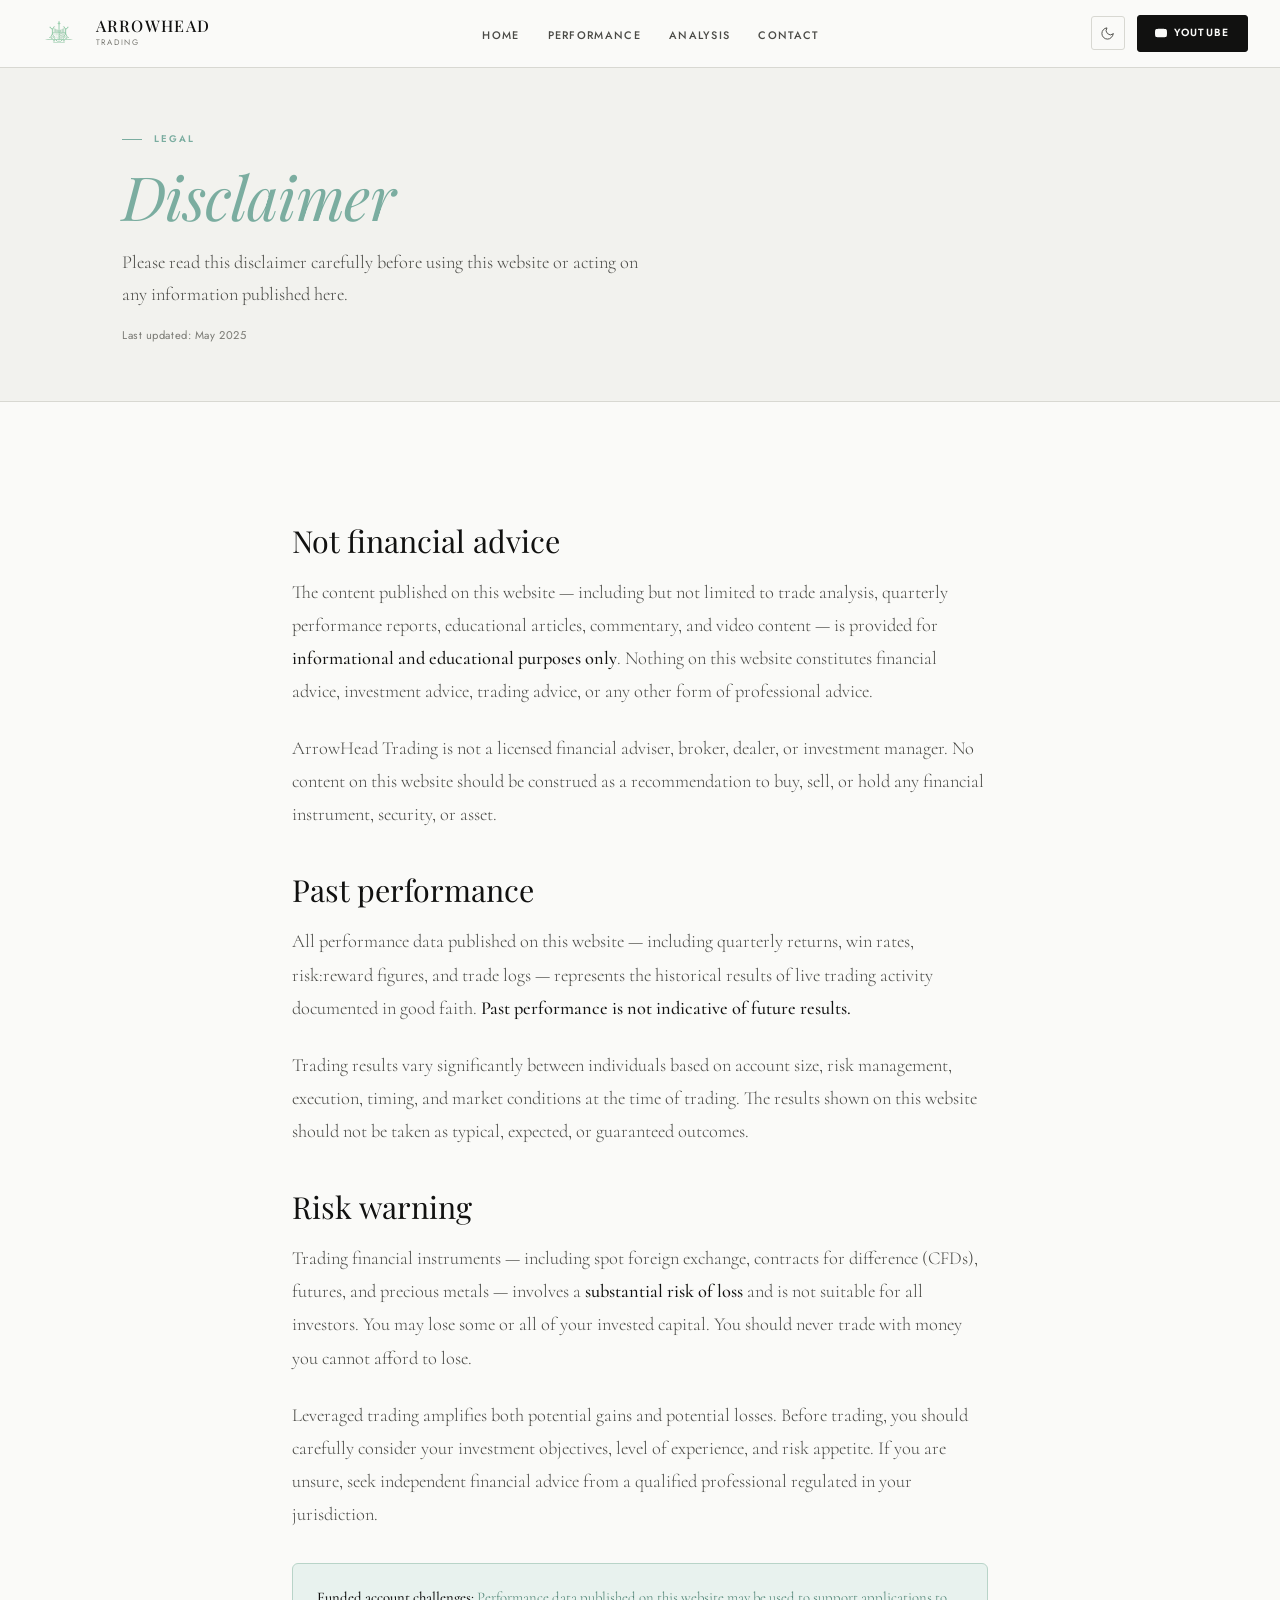
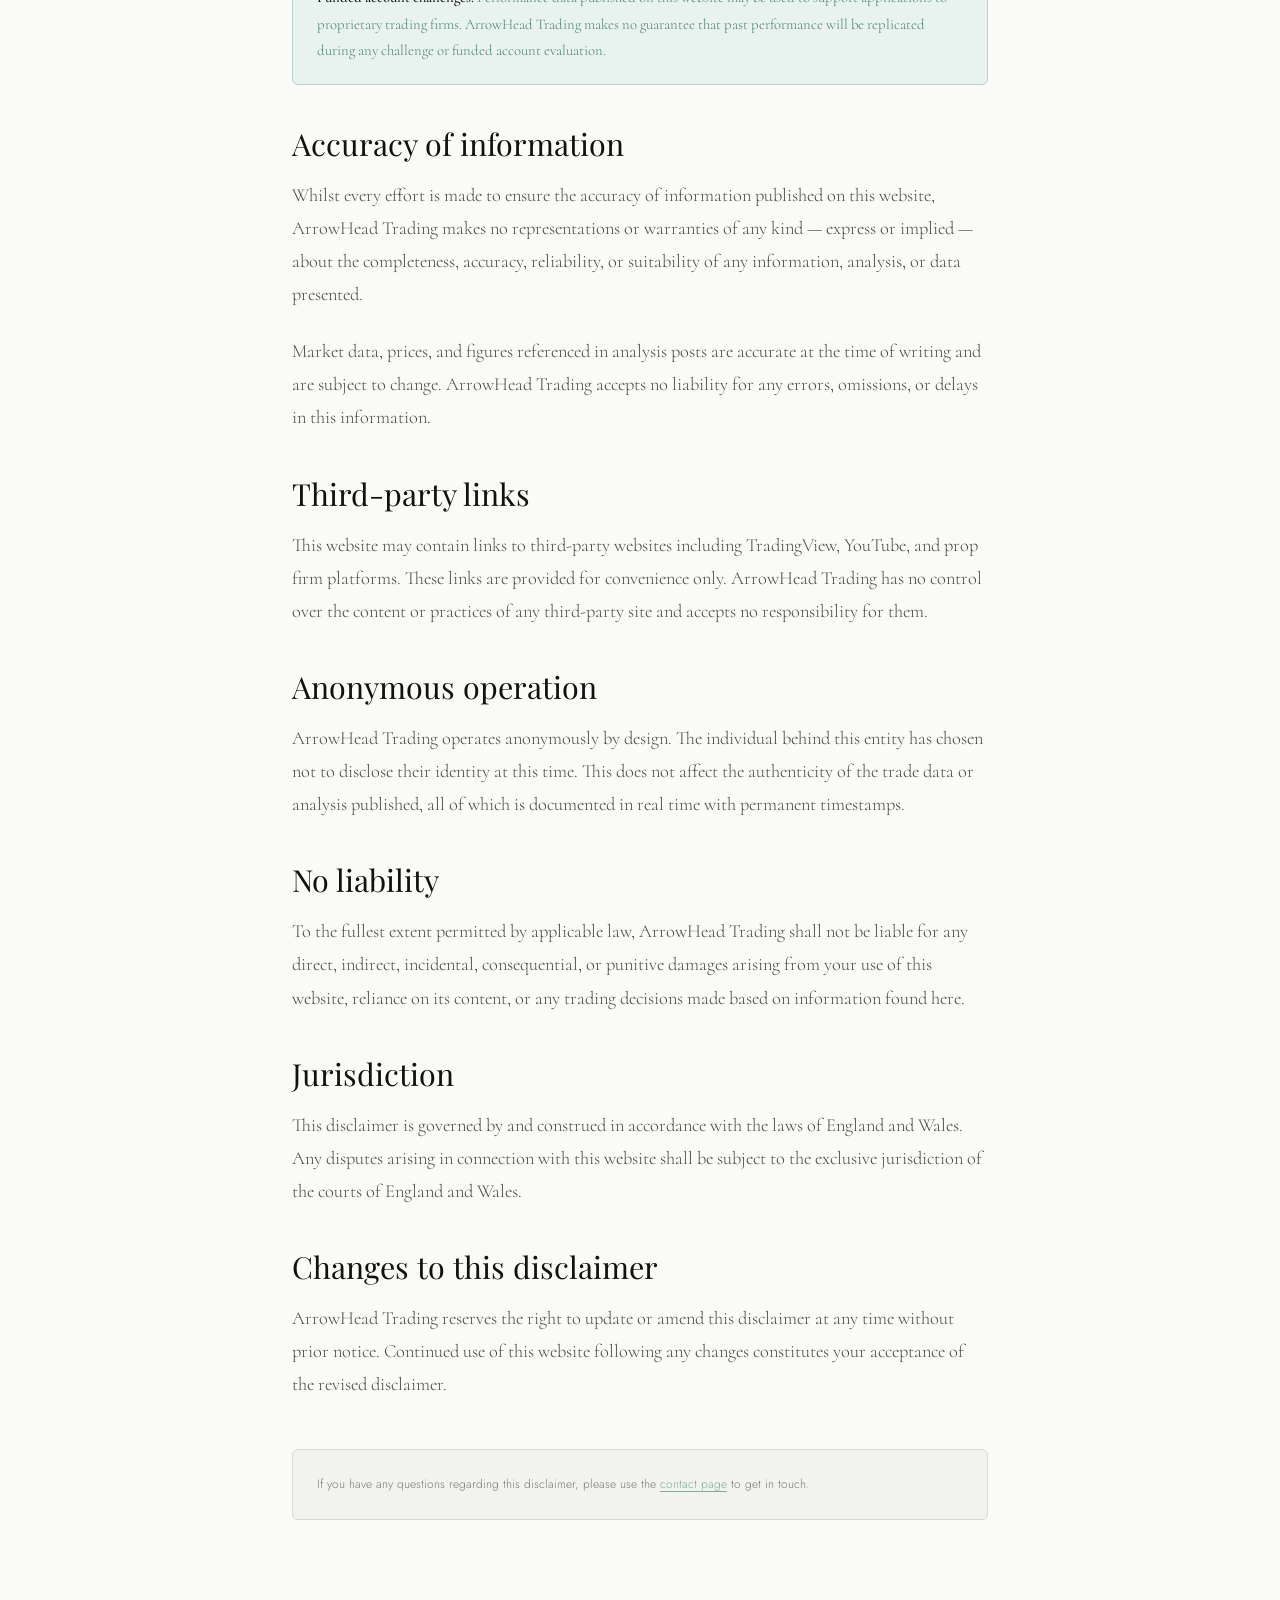
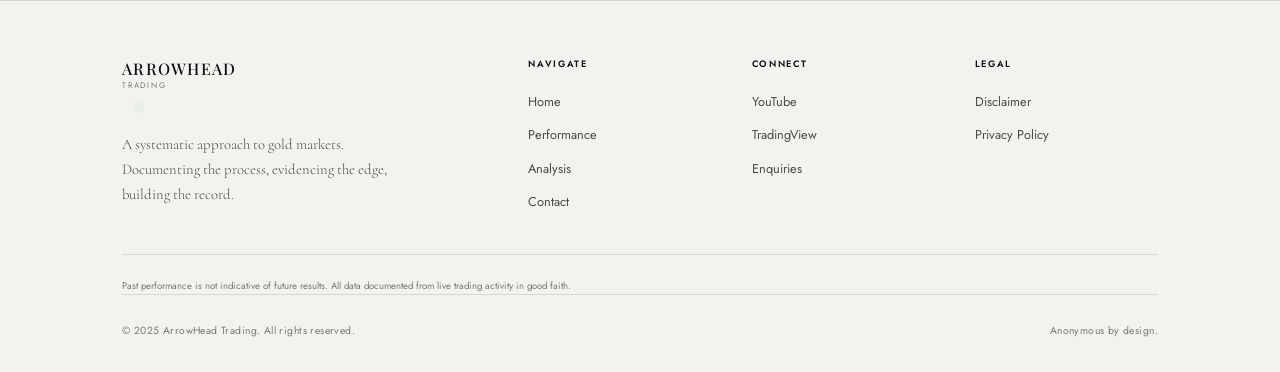
<file: pages/disclaimer.html>
<!DOCTYPE html>
<html lang="en" data-theme="light">
<head>
  <meta charset="UTF-8"/><meta name="viewport" content="width=device-width, initial-scale=1.0"/>
  <meta name="description" content="Disclaimer — ArrowHead Trading. Important information regarding the nature of content published on this website."/>
  <title>Disclaimer — ArrowHead Trading</title>
  <link rel="icon" type="image/svg+xml" href="../favicon.svg"/>
  <link rel="preconnect" href="https://fonts.googleapis.com"/><link rel="preconnect" href="https://fonts.gstatic.com" crossorigin/>
  <link rel="stylesheet" href="../css/style.css"/>
  <script>(function(){var t=localStorage.getItem('arrowhead-theme');if(t)document.documentElement.setAttribute('data-theme',t);else if(window.matchMedia('(prefers-color-scheme: dark)').matches)document.documentElement.setAttribute('data-theme','dark');})()</script>
</head>
<body>
<nav class="nav" role="navigation" aria-label="Main navigation">
  <a class="nav-logo" href="../index.html" aria-label="ArrowHead Trading home">
    <img src="../images/logo.png" alt="" aria-hidden="true" style="height:36px;width:auto;display:block;flex-shrink:0"/>
    <div><div class="nav-logo-text">ArrowHead</div><span class="nav-logo-sub">Trading</span></div>
  </a>
  <ul class="nav-links" role="list">
    <li><a href="../index.html">Home</a></li>
    <li><a href="./performance.html">Performance</a></li>
    <li><a href="./blog.html">Analysis</a></li>
    <li><a href="./contact.html">Contact</a></li>
  </ul>
  <div class="nav-right">
    <button class="theme-toggle" aria-label="Toggle theme">
      <svg class="icon-sun" viewBox="0 0 24 24" fill="none" stroke="currentColor" stroke-width="1.5" stroke-linecap="round"><circle cx="12" cy="12" r="4"/><path d="M12 2v2M12 20v2M4.93 4.93l1.41 1.41M17.66 17.66l1.41 1.41M2 12h2M20 12h2M4.93 19.07l1.41-1.41M17.66 6.34l1.41-1.41"/></svg>
      <svg class="icon-moon" viewBox="0 0 24 24" fill="none" stroke="currentColor" stroke-width="1.5" stroke-linecap="round"><path d="M21 12.79A9 9 0 1 1 11.21 3 7 7 0 0 0 21 12.79z"/></svg>
    </button>
    <a class="nav-cta" href="https://www.youtube.com/@ArrowHeadTrading" target="_blank" rel="noopener">
      <svg width="12" height="12" viewBox="0 0 24 24" fill="currentColor" aria-hidden="true"><path d="M23.5 6.2a3 3 0 0 0-2.1-2.1C19.5 3.5 12 3.5 12 3.5s-7.5 0-9.4.6A3 3 0 0 0 .5 6.2 31.5 31.5 0 0 0 0 12a31.5 31.5 0 0 0 .5 5.8A3 3 0 0 0 2.6 20c1.9.6 9.4.6 9.4.6s7.5 0 9.4-.6a3 3 0 0 0 2.1-2.1A31.5 31.5 0 0 0 24 12a31.5 31.5 0 0 0-.5-5.8z"/><polygon points="9.75,15.02 15.5,12 9.75,8.98"/></svg>
      YouTube
    </a>
    <button class="nav-hamburger" aria-label="Open menu" aria-expanded="false"><span></span><span></span><span></span></button>
  </div>
</nav>
<nav class="nav-drawer" aria-label="Mobile navigation">
  <a href="../index.html">Home</a>
  <a href="./performance.html">Performance</a>
  <a href="./blog.html">Analysis</a>
  <a href="./contact.html">Contact</a>
  <a href="https://www.youtube.com/@ArrowHeadTrading" target="_blank" rel="noopener" class="nav-drawer-cta">Watch on YouTube</a>
</nav>

<div class="page">
<main>

  <section class="page-hero">
    <div class="container">
      <div class="page-hero-inner reveal">
        <div class="eyebrow">Legal</div>
        <h1 class="display-title"><em>Disclaimer</em></h1>
        <p class="body-text" style="margin-top:1rem;max-width:520px">Please read this disclaimer carefully before using this website or acting on any information published here.</p>
        <p class="caption" style="margin-top:1rem">Last updated: May 2025</p>
      </div>
    </div>
  </section>

  <section class="section">
    <div class="container--narrow">
      <div class="post-body reveal">

        <h2>Not financial advice</h2>
        <p>The content published on this website — including but not limited to trade analysis, quarterly performance reports, educational articles, commentary, and video content — is provided for <strong>informational and educational purposes only</strong>. Nothing on this website constitutes financial advice, investment advice, trading advice, or any other form of professional advice.</p>
        <p>ArrowHead Trading is not a licensed financial adviser, broker, dealer, or investment manager. No content on this website should be construed as a recommendation to buy, sell, or hold any financial instrument, security, or asset.</p>

        <h2>Past performance</h2>
        <p>All performance data published on this website — including quarterly returns, win rates, risk:reward figures, and trade logs — represents the historical results of live trading activity documented in good faith. <strong>Past performance is not indicative of future results.</strong></p>
        <p>Trading results vary significantly between individuals based on account size, risk management, execution, timing, and market conditions at the time of trading. The results shown on this website should not be taken as typical, expected, or guaranteed outcomes.</p>

        <h2>Risk warning</h2>
        <p>Trading financial instruments — including spot foreign exchange, contracts for difference (CFDs), futures, and precious metals — involves a <strong>substantial risk of loss</strong> and is not suitable for all investors. You may lose some or all of your invested capital. You should never trade with money you cannot afford to lose.</p>
        <p>Leveraged trading amplifies both potential gains and potential losses. Before trading, you should carefully consider your investment objectives, level of experience, and risk appetite. If you are unsure, seek independent financial advice from a qualified professional regulated in your jurisdiction.</p>

        <div class="note">
          <p><strong>Funded account challenges:</strong> Performance data published on this website may be used to support applications to proprietary trading firms. ArrowHead Trading makes no guarantee that past performance will be replicated during any challenge or funded account evaluation.</p>
        </div>

        <h2>Accuracy of information</h2>
        <p>Whilst every effort is made to ensure the accuracy of information published on this website, ArrowHead Trading makes no representations or warranties of any kind — express or implied — about the completeness, accuracy, reliability, or suitability of any information, analysis, or data presented.</p>
        <p>Market data, prices, and figures referenced in analysis posts are accurate at the time of writing and are subject to change. ArrowHead Trading accepts no liability for any errors, omissions, or delays in this information.</p>

        <h2>Third-party links</h2>
        <p>This website may contain links to third-party websites including TradingView, YouTube, and prop firm platforms. These links are provided for convenience only. ArrowHead Trading has no control over the content or practices of any third-party site and accepts no responsibility for them.</p>

        <h2>Anonymous operation</h2>
        <p>ArrowHead Trading operates anonymously by design. The individual behind this entity has chosen not to disclose their identity at this time. This does not affect the authenticity of the trade data or analysis published, all of which is documented in real time with permanent timestamps.</p>

        <h2>No liability</h2>
        <p>To the fullest extent permitted by applicable law, ArrowHead Trading shall not be liable for any direct, indirect, incidental, consequential, or punitive damages arising from your use of this website, reliance on its content, or any trading decisions made based on information found here.</p>

        <h2>Jurisdiction</h2>
        <p>This disclaimer is governed by and construed in accordance with the laws of England and Wales. Any disputes arising in connection with this website shall be subject to the exclusive jurisdiction of the courts of England and Wales.</p>

        <h2>Changes to this disclaimer</h2>
        <p>ArrowHead Trading reserves the right to update or amend this disclaimer at any time without prior notice. Continued use of this website following any changes constitutes your acceptance of the revised disclaimer.</p>

        <div style="margin-top:3rem;padding:1.5rem;background:var(--bg-2);border:1px solid var(--border);border-radius:var(--radius-lg)">
          <p style="font-family:var(--ff-ui);font-size:0.75rem;color:var(--text-3);line-height:1.7;margin:0">If you have any questions regarding this disclaimer, please use the <a href="./contact.html" style="color:var(--mint-deep);text-decoration:underline;text-underline-offset:3px">contact page</a> to get in touch.</p>
        </div>

      </div>
    </div>
  </section>

</main>

<footer class="footer" role="contentinfo">
  <div class="container">
    <div class="footer-grid">
      <div>
        <a class="nav-logo" href="../index.html" style="display:inline-flex;margin-bottom:0.25rem">
          <div><div class="nav-logo-text">ArrowHead</div><span class="nav-logo-sub">Trading</span></div>
        </a>
        <img src="../images/logo.png" alt="" aria-hidden="true" style="width:34px;opacity:0.2;margin-bottom:0.5rem;display:block"/>
        <p class="footer-brand-text">A systematic approach to gold markets. Documenting the process, evidencing the edge, building the record.</p>
      </div>
      <div>
        <div class="footer-col-title">Navigate</div>
        <ul class="footer-links">
          <li><a href="../index.html">Home</a></li>
          <li><a href="./performance.html">Performance</a></li>
          <li><a href="./blog.html">Analysis</a></li>
          <li><a href="./contact.html">Contact</a></li>
        </ul>
      </div>
      <div>
        <div class="footer-col-title">Connect</div>
        <ul class="footer-links">
          <li><a href="https://www.youtube.com/@ArrowHeadTrading" target="_blank" rel="noopener">YouTube</a></li>
          <li><a href="https://www.tradingview.com" target="_blank" rel="noopener">TradingView</a></li>
          <li><a href="./contact.html">Enquiries</a></li>
        </ul>
      </div>
      <div>
        <div class="footer-col-title">Legal</div>
        <ul class="footer-links">
          <li><a href="./disclaimer.html">Disclaimer</a></li>
          <li><a href="./privacy.html">Privacy Policy</a></li>
        </ul>
      </div>
    </div>
    <p class="footer-disclaimer">Past performance is not indicative of future results. All data documented from live trading activity in good faith.</p>
    <div class="footer-bottom">
      <span class="footer-bottom-text">© 2025 ArrowHead Trading. All rights reserved.</span>
      <span class="footer-bottom-text">Anonymous by design.</span>
    </div>
  </div>
</footer>
</div>

<script src="../js/main.js"></script>
</body>
</html>
</file>
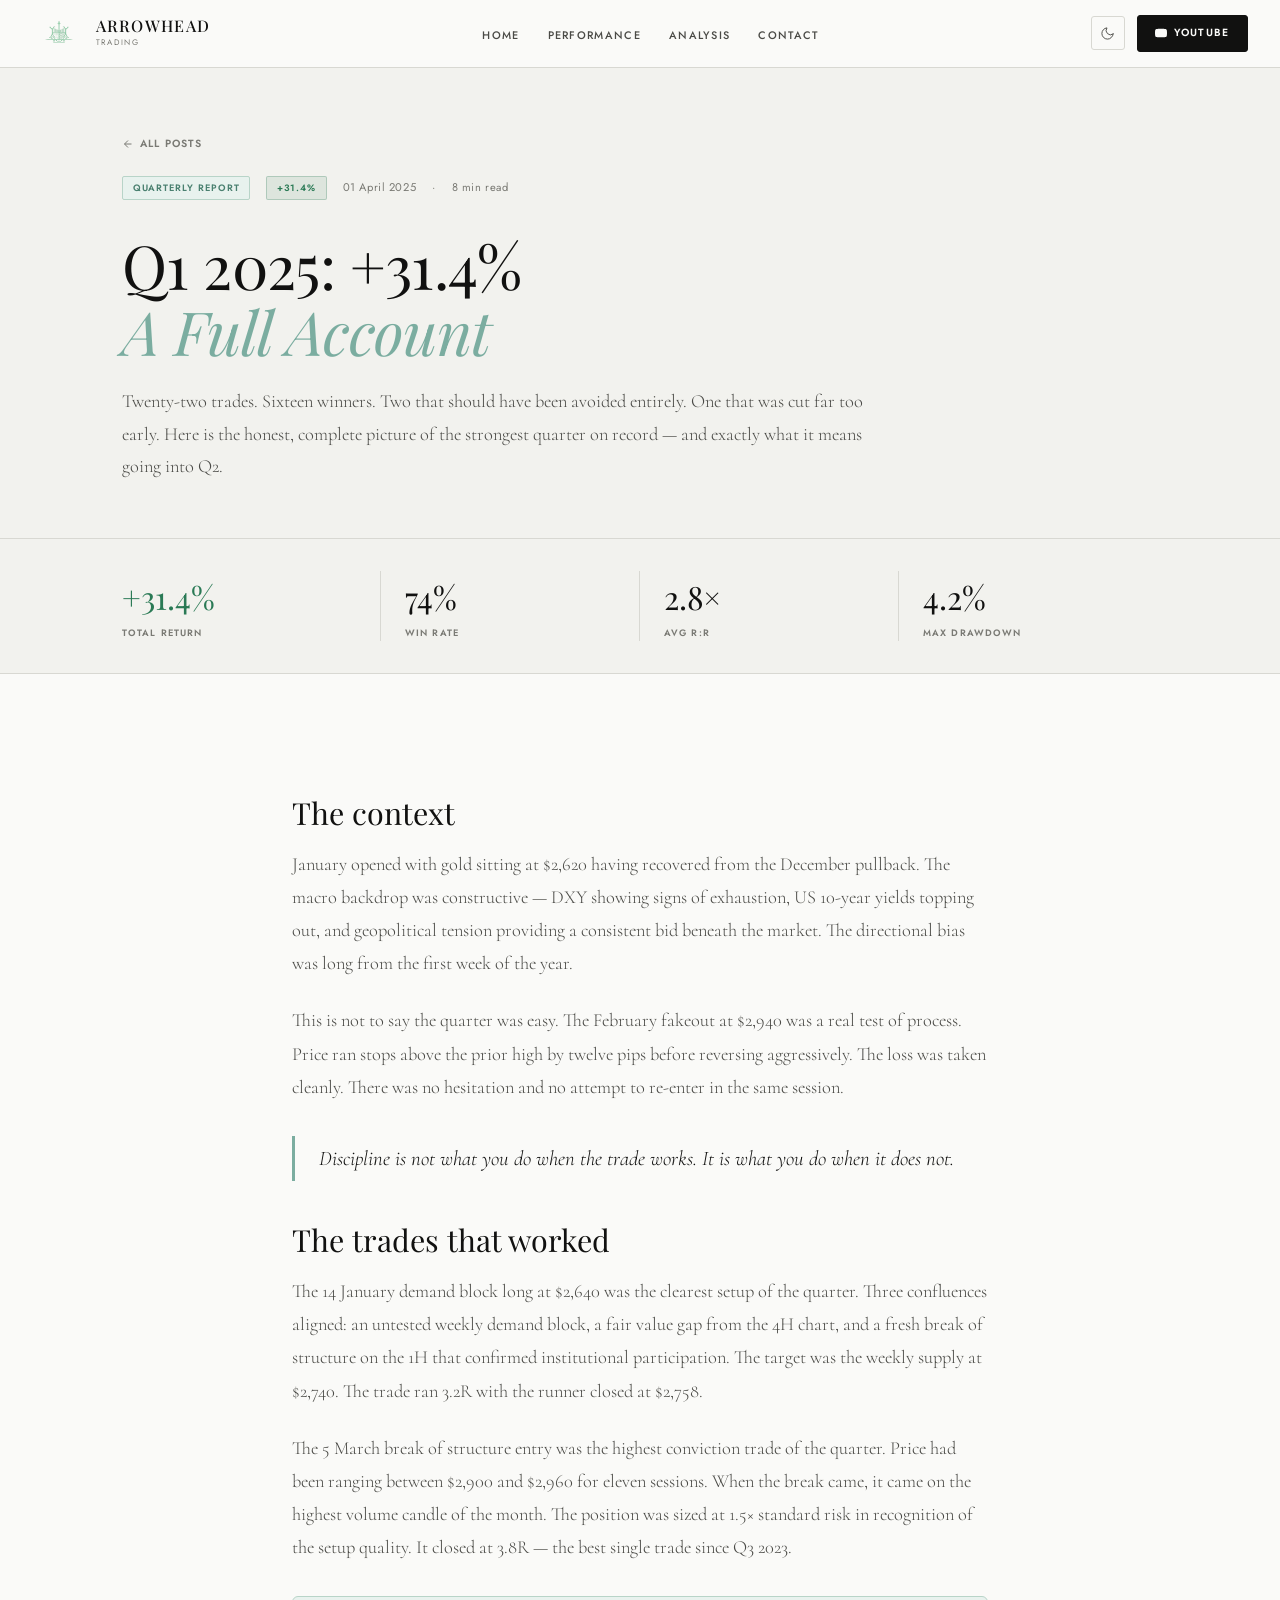
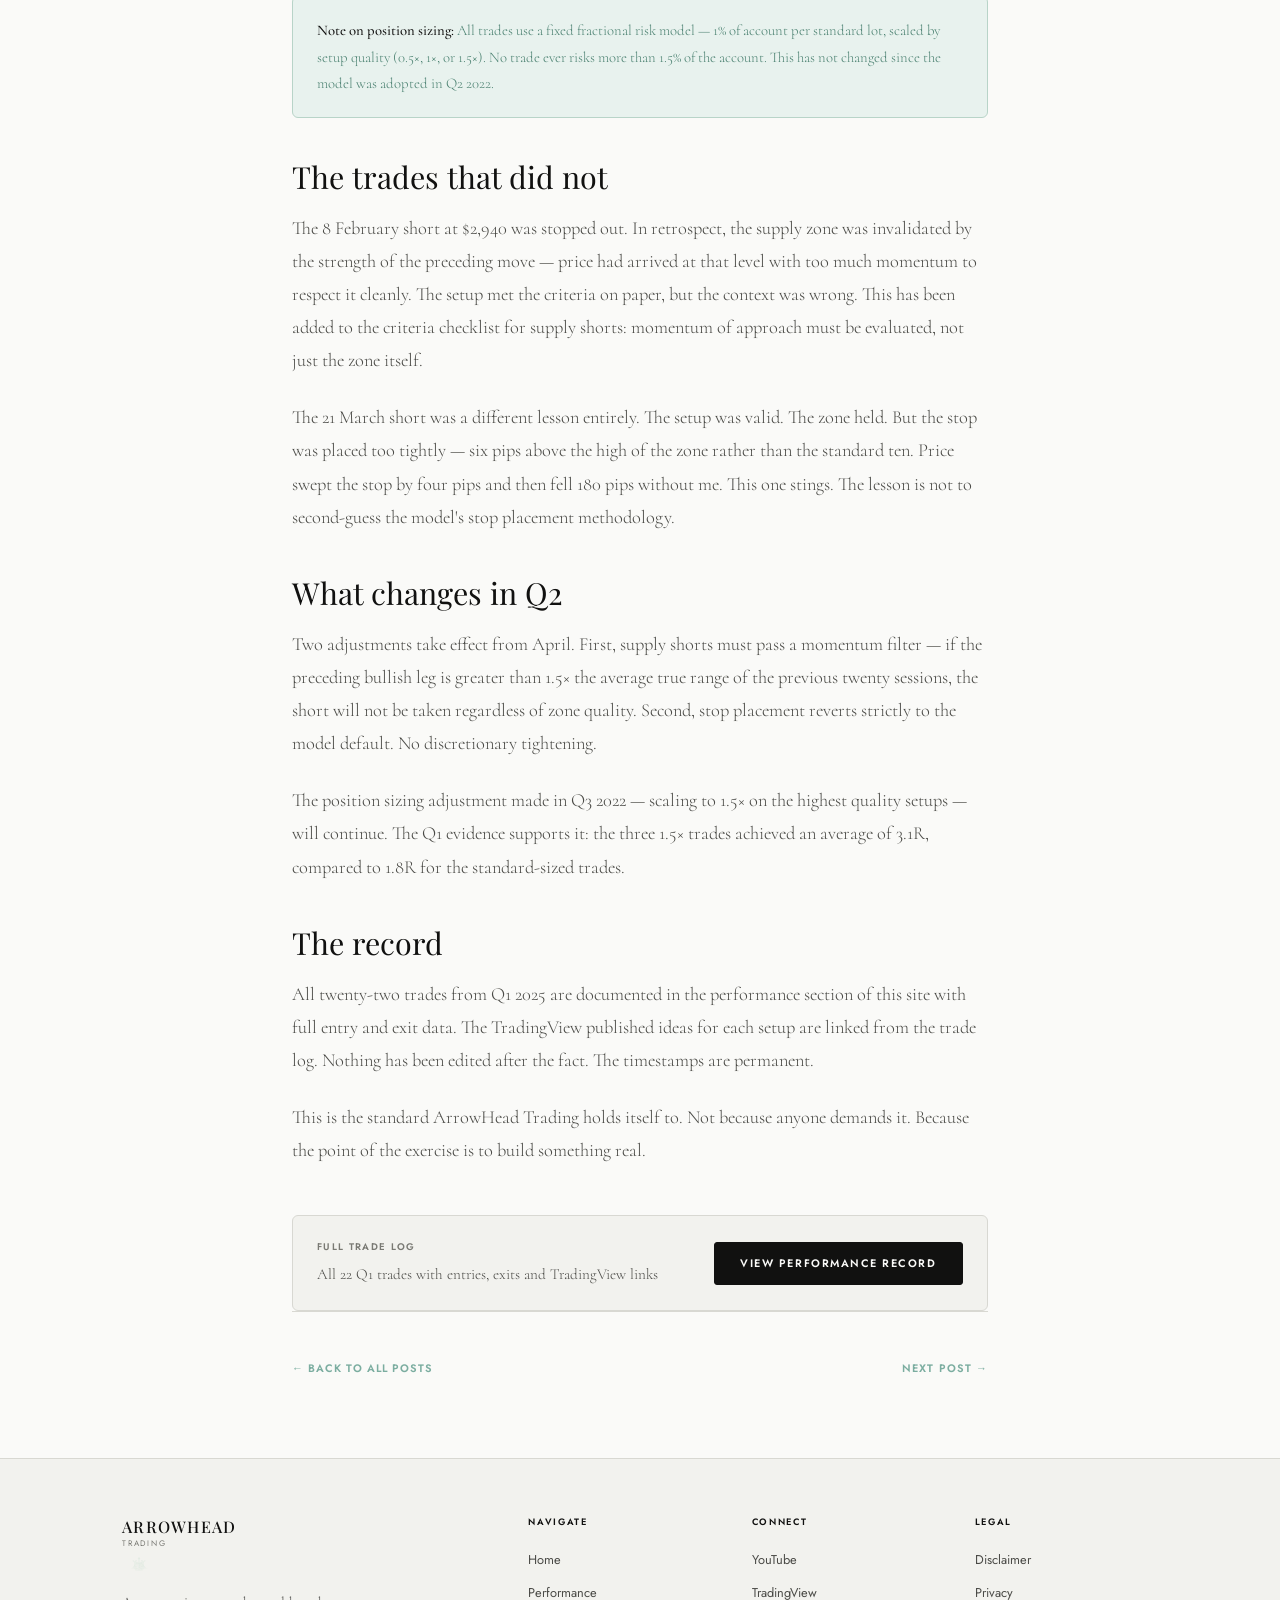
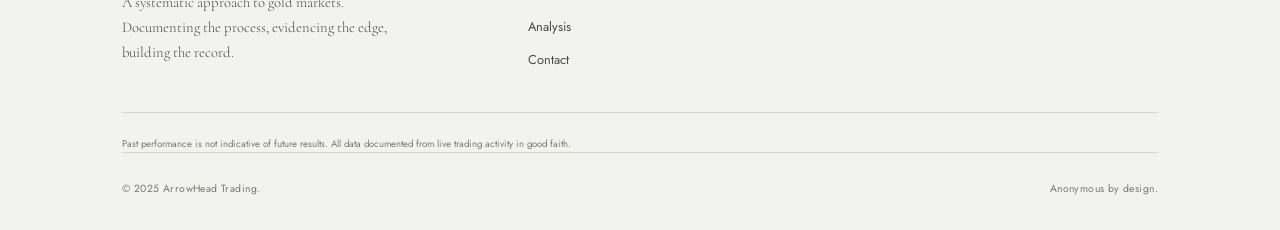
<file: pages/post-q1-2025.html>
<!DOCTYPE html>
<html lang="en" data-theme="light">
<head>
  <meta charset="UTF-8"/><meta name="viewport" content="width=device-width, initial-scale=1.0"/>
  <meta name="description" content="Q1 2025 quarterly review — ArrowHead Trading. +31.4% return, 74% win rate, 22 trades documented."/>
  <meta property="og:title" content="Q1 2025: +31.4% — ArrowHead Trading"/>
  <meta property="og:description" content="Twenty-two trades. Sixteen winners. A full account of Q1 2025."/>
  <title>Q1 2025 Review — ArrowHead Trading</title>
  <link rel="icon" type="image/svg+xml" href="../favicon.svg"/>
  <link rel="preconnect" href="https://fonts.googleapis.com"/><link rel="preconnect" href="https://fonts.gstatic.com" crossorigin/>
  <link rel="stylesheet" href="../css/style.css"/>
  <script>(function(){var t=localStorage.getItem('arrowhead-theme');if(t)document.documentElement.setAttribute('data-theme',t);else if(window.matchMedia('(prefers-color-scheme: dark)').matches)document.documentElement.setAttribute('data-theme','dark');})()</script>
</head>
<body>
<nav class="nav" role="navigation" aria-label="Main navigation">
  <a class="nav-logo" href="../index.html" aria-label="ArrowHead Trading home">
    <img src="../images/logo.png" alt="" aria-hidden="true" style="height:36px;width:auto;display:block;flex-shrink:0"/>
    <div><div class="nav-logo-text">ArrowHead</div><span class="nav-logo-sub">Trading</span></div>
  </a>
  <ul class="nav-links" role="list"><li><a href="../index.html">Home</a></li><li><a href="./performance.html">Performance</a></li><li><a href="./blog.html">Analysis</a></li><li><a href="./contact.html">Contact</a></li></ul>
  <div class="nav-right">
    <button class="theme-toggle" aria-label="Toggle theme"><svg class="icon-sun" viewBox="0 0 24 24" fill="none" stroke="currentColor" stroke-width="1.5" stroke-linecap="round"><circle cx="12" cy="12" r="4"/><path d="M12 2v2M12 20v2M4.93 4.93l1.41 1.41M17.66 17.66l1.41 1.41M2 12h2M20 12h2M4.93 19.07l1.41-1.41M17.66 6.34l1.41-1.41"/></svg><svg class="icon-moon" viewBox="0 0 24 24" fill="none" stroke="currentColor" stroke-width="1.5" stroke-linecap="round"><path d="M21 12.79A9 9 0 1 1 11.21 3 7 7 0 0 0 21 12.79z"/></svg></button>
    <a class="nav-cta" href="https://www.youtube.com/@ArrowHeadTrading" target="_blank" rel="noopener"><svg width="12" height="12" viewBox="0 0 24 24" fill="currentColor" aria-hidden="true"><path d="M23.5 6.2a3 3 0 0 0-2.1-2.1C19.5 3.5 12 3.5 12 3.5s-7.5 0-9.4.6A3 3 0 0 0 .5 6.2 31.5 31.5 0 0 0 0 12a31.5 31.5 0 0 0 .5 5.8A3 3 0 0 0 2.6 20c1.9.6 9.4.6 9.4.6s7.5 0 9.4-.6a3 3 0 0 0 2.1-2.1A31.5 31.5 0 0 0 24 12a31.5 31.5 0 0 0-.5-5.8z"/><polygon points="9.75,15.02 15.5,12 9.75,8.98"/></svg>YouTube</a>
    <button class="nav-hamburger" aria-label="Open menu" aria-expanded="false"><span></span><span></span><span></span></button>
  </div>
</nav>
<nav class="nav-drawer" aria-label="Mobile navigation">
  <a href="../index.html">Home</a><a href="./performance.html">Performance</a><a href="./blog.html">Analysis</a><a href="./contact.html">Contact</a>
  <a href="https://www.youtube.com/@ArrowHeadTrading" target="_blank" rel="noopener" class="nav-drawer-cta">Watch on YouTube</a>
</nav>

<div class="page">
<main>

  <!-- POST HERO -->
  <section class="page-hero">
    <div class="container"><div style="max-width:780px">
      <a href="./blog.html" style="display:inline-flex;align-items:center;gap:0.4rem;font-family:var(--ff-ui);font-size:0.65rem;font-weight:600;letter-spacing:0.1em;text-transform:uppercase;color:var(--text-3);margin-bottom:1.5rem;transition:color var(--fast)" onmouseover="this.style.color='var(--mint-deep)'" onmouseout="this.style.color='var(--text-3)'">
        <svg width="12" height="12" viewBox="0 0 24 24" fill="none" stroke="currentColor" stroke-width="2" aria-hidden="true"><line x1="19" y1="12" x2="5" y2="12"/><polyline points="12 19 5 12 12 5"/></svg>
        All posts
      </a>
      <div class="post-meta-bar">
        <span class="badge badge--mint">Quarterly Report</span>
        <span class="badge badge--profit">+31.4%</span>
        <span class="caption">01 April 2025</span>
        <span class="caption">·</span>
        <span class="caption">8 min read</span>
      </div>
      <h1 class="display-title" style="margin-bottom:1.25rem">Q1 2025: +31.4%<br/><em>A Full Account</em></h1>
      <p class="body-text">Twenty-two trades. Sixteen winners. Two that should have been avoided entirely. One that was cut far too early. Here is the honest, complete picture of the strongest quarter on record — and exactly what it means going into Q2.</p>
    </div></div>
  </section>

  <!-- STATS BAR -->
  <div style="background:var(--bg-2);border-bottom:1px solid var(--border)">
    <div class="container">
      <div style="display:grid;grid-template-columns:repeat(4,1fr);gap:0;padding:2rem 0">
        <div style="padding:0 1.5rem 0 0;border-right:1px solid var(--border)"><div style="font-family:var(--ff-display);font-size:2rem;font-weight:400;color:var(--profit)">+31.4%</div><div style="font-family:var(--ff-ui);font-size:0.58rem;font-weight:600;letter-spacing:0.12em;text-transform:uppercase;color:var(--text-3);margin-top:0.25rem">Total Return</div></div>
        <div style="padding:0 1.5rem;border-right:1px solid var(--border)"><div style="font-family:var(--ff-display);font-size:2rem;font-weight:400;color:var(--text-1)">74%</div><div style="font-family:var(--ff-ui);font-size:0.58rem;font-weight:600;letter-spacing:0.12em;text-transform:uppercase;color:var(--text-3);margin-top:0.25rem">Win Rate</div></div>
        <div style="padding:0 1.5rem;border-right:1px solid var(--border)"><div style="font-family:var(--ff-display);font-size:2rem;font-weight:400;color:var(--text-1)">2.8×</div><div style="font-family:var(--ff-ui);font-size:0.58rem;font-weight:600;letter-spacing:0.12em;text-transform:uppercase;color:var(--text-3);margin-top:0.25rem">Avg R:R</div></div>
        <div style="padding:0 0 0 1.5rem"><div style="font-family:var(--ff-display);font-size:2rem;font-weight:400;color:var(--text-1)">4.2%</div><div style="font-family:var(--ff-ui);font-size:0.58rem;font-weight:600;letter-spacing:0.12em;text-transform:uppercase;color:var(--text-3);margin-top:0.25rem">Max Drawdown</div></div>
      </div>
    </div>
  </div>

  <!-- POST BODY -->
  <section class="section">
    <div class="container--narrow">
      <div class="post-body">

        <h2>The context</h2>
        <p>January opened with gold sitting at $2,620 having recovered from the December pullback. The macro backdrop was constructive — DXY showing signs of exhaustion, US 10-year yields topping out, and geopolitical tension providing a consistent bid beneath the market. The directional bias was long from the first week of the year.</p>
        <p>This is not to say the quarter was easy. The February fakeout at $2,940 was a real test of process. Price ran stops above the prior high by twelve pips before reversing aggressively. The loss was taken cleanly. There was no hesitation and no attempt to re-enter in the same session.</p>

        <blockquote><p>Discipline is not what you do when the trade works. It is what you do when it does not.</p></blockquote>

        <h2>The trades that worked</h2>
        <p>The 14 January demand block long at $2,640 was the clearest setup of the quarter. Three confluences aligned: an untested weekly demand block, a fair value gap from the 4H chart, and a fresh break of structure on the 1H that confirmed institutional participation. The target was the weekly supply at $2,740. The trade ran 3.2R with the runner closed at $2,758.</p>
        <p>The 5 March break of structure entry was the highest conviction trade of the quarter. Price had been ranging between $2,900 and $2,960 for eleven sessions. When the break came, it came on the highest volume candle of the month. The position was sized at 1.5× standard risk in recognition of the setup quality. It closed at 3.8R — the best single trade since Q3 2023.</p>

        <div class="note"><p><strong>Note on position sizing:</strong> All trades use a fixed fractional risk model — 1% of account per standard lot, scaled by setup quality (0.5×, 1×, or 1.5×). No trade ever risks more than 1.5% of the account. This has not changed since the model was adopted in Q2 2022.</p></div>

        <h2>The trades that did not</h2>
        <p>The 8 February short at $2,940 was stopped out. In retrospect, the supply zone was invalidated by the strength of the preceding move — price had arrived at that level with too much momentum to respect it cleanly. The setup met the criteria on paper, but the context was wrong. This has been added to the criteria checklist for supply shorts: momentum of approach must be evaluated, not just the zone itself.</p>
        <p>The 21 March short was a different lesson entirely. The setup was valid. The zone held. But the stop was placed too tightly — six pips above the high of the zone rather than the standard ten. Price swept the stop by four pips and then fell 180 pips without me. This one stings. The lesson is not to second-guess the model's stop placement methodology.</p>

        <h2>What changes in Q2</h2>
        <p>Two adjustments take effect from April. First, supply shorts must pass a momentum filter — if the preceding bullish leg is greater than 1.5× the average true range of the previous twenty sessions, the short will not be taken regardless of zone quality. Second, stop placement reverts strictly to the model default. No discretionary tightening.</p>
        <p>The position sizing adjustment made in Q3 2022 — scaling to 1.5× on the highest quality setups — will continue. The Q1 evidence supports it: the three 1.5× trades achieved an average of 3.1R, compared to 1.8R for the standard-sized trades.</p>

        <h2>The record</h2>
        <p>All twenty-two trades from Q1 2025 are documented in the performance section of this site with full entry and exit data. The TradingView published ideas for each setup are linked from the trade log. Nothing has been edited after the fact. The timestamps are permanent.</p>
        <p>This is the standard ArrowHead Trading holds itself to. Not because anyone demands it. Because the point of the exercise is to build something real.</p>

      </div>

      <div style="margin-top:3rem;padding:1.5rem;background:var(--bg-2);border:1px solid var(--border);border-radius:var(--radius-lg)">
        <div style="display:flex;align-items:center;gap:1rem;flex-wrap:wrap;justify-content:space-between">
          <div>
            <div style="font-family:var(--ff-ui);font-size:0.6rem;font-weight:600;letter-spacing:0.14em;text-transform:uppercase;color:var(--text-3);margin-bottom:0.4rem">Full trade log</div>
            <div style="font-family:var(--ff-body);font-size:0.95rem;font-weight:300;color:var(--text-2)">All 22 Q1 trades with entries, exits and TradingView links</div>
          </div>
          <a href="./performance.html" class="btn btn--primary">View Performance Record</a>
        </div>
      </div>

      <div class="post-nav">
        <a href="./blog.html">← Back to all posts</a>
        <a href="./blog.html">Next post →</a>
      </div>
    </div>
  </section>

</main>

<footer class="footer" role="contentinfo">
  <div class="container">
    <div class="footer-grid">
      <div><a class="nav-logo" href="../index.html" style="display:inline-flex;margin-bottom:0.25rem">
    <div><div class="nav-logo-text">ArrowHead</div><span class="nav-logo-sub">Trading</span></div></a><img src="../images/logo.png" alt="" aria-hidden="true" style="width:34px;opacity:0.2;margin-bottom:0.5rem;display:block"/>
          <p class="footer-brand-text">A systematic approach to gold markets. Documenting the process, evidencing the edge, building the record.</p></div>
      <div><div class="footer-col-title">Navigate</div><ul class="footer-links"><li><a href="../index.html">Home</a></li><li><a href="./performance.html">Performance</a></li><li><a href="./blog.html">Analysis</a></li><li><a href="./contact.html">Contact</a></li></ul></div>
      <div><div class="footer-col-title">Connect</div><ul class="footer-links"><li><a href="https://www.youtube.com/@ArrowHeadTrading" target="_blank" rel="noopener">YouTube</a></li><li><a href="https://www.tradingview.com" target="_blank" rel="noopener">TradingView</a></li></ul></div>
      <div><div class="footer-col-title">Legal</div><ul class="footer-links"><li><a href="./disclaimer.html">Disclaimer</a></li><li><a href="./privacy.html">Privacy</a></li></ul></div>
    </div>
    <p class="footer-disclaimer">Past performance is not indicative of future results. All data documented from live trading activity in good faith.</p>
    <div class="footer-bottom"><span class="footer-bottom-text">© 2025 ArrowHead Trading.</span><span class="footer-bottom-text">Anonymous by design.</span></div>
  </div>
</footer>
</div>
<script src="../js/main.js"></script>
</body>
</html>
</file>
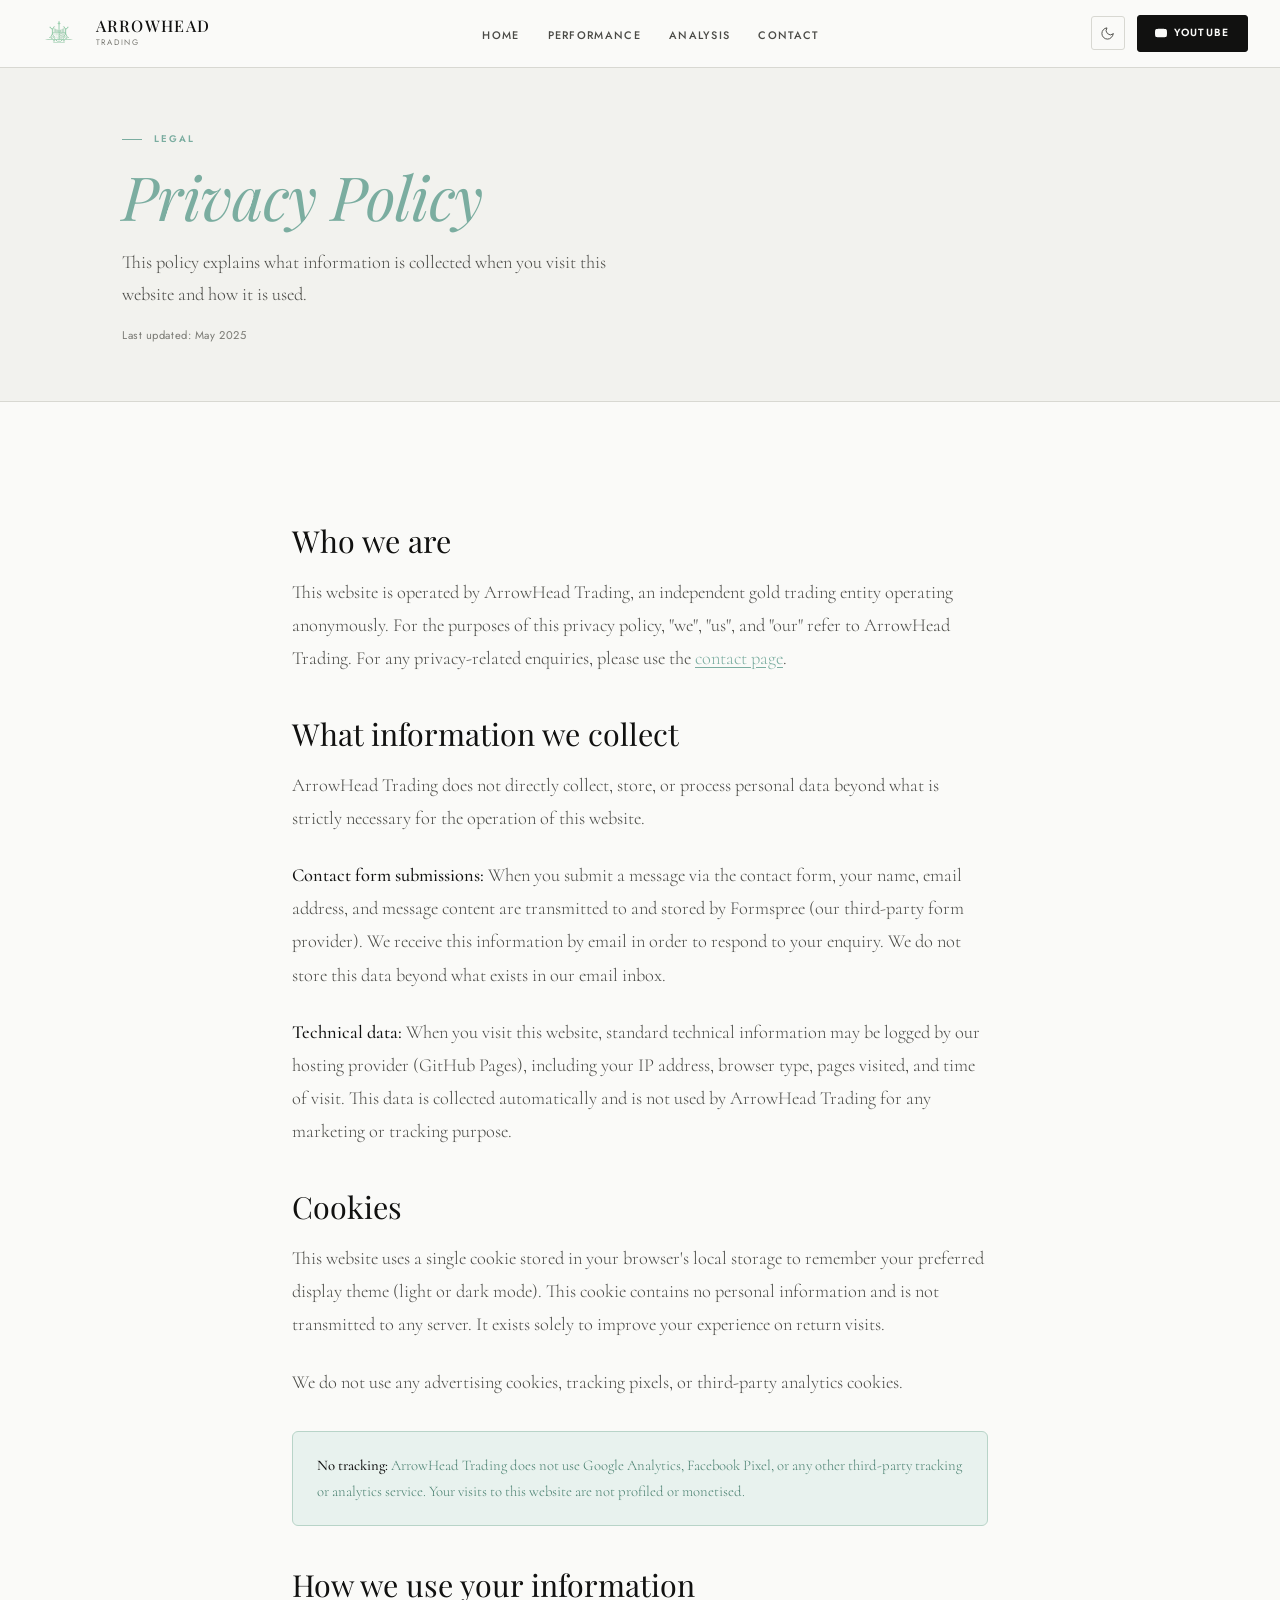
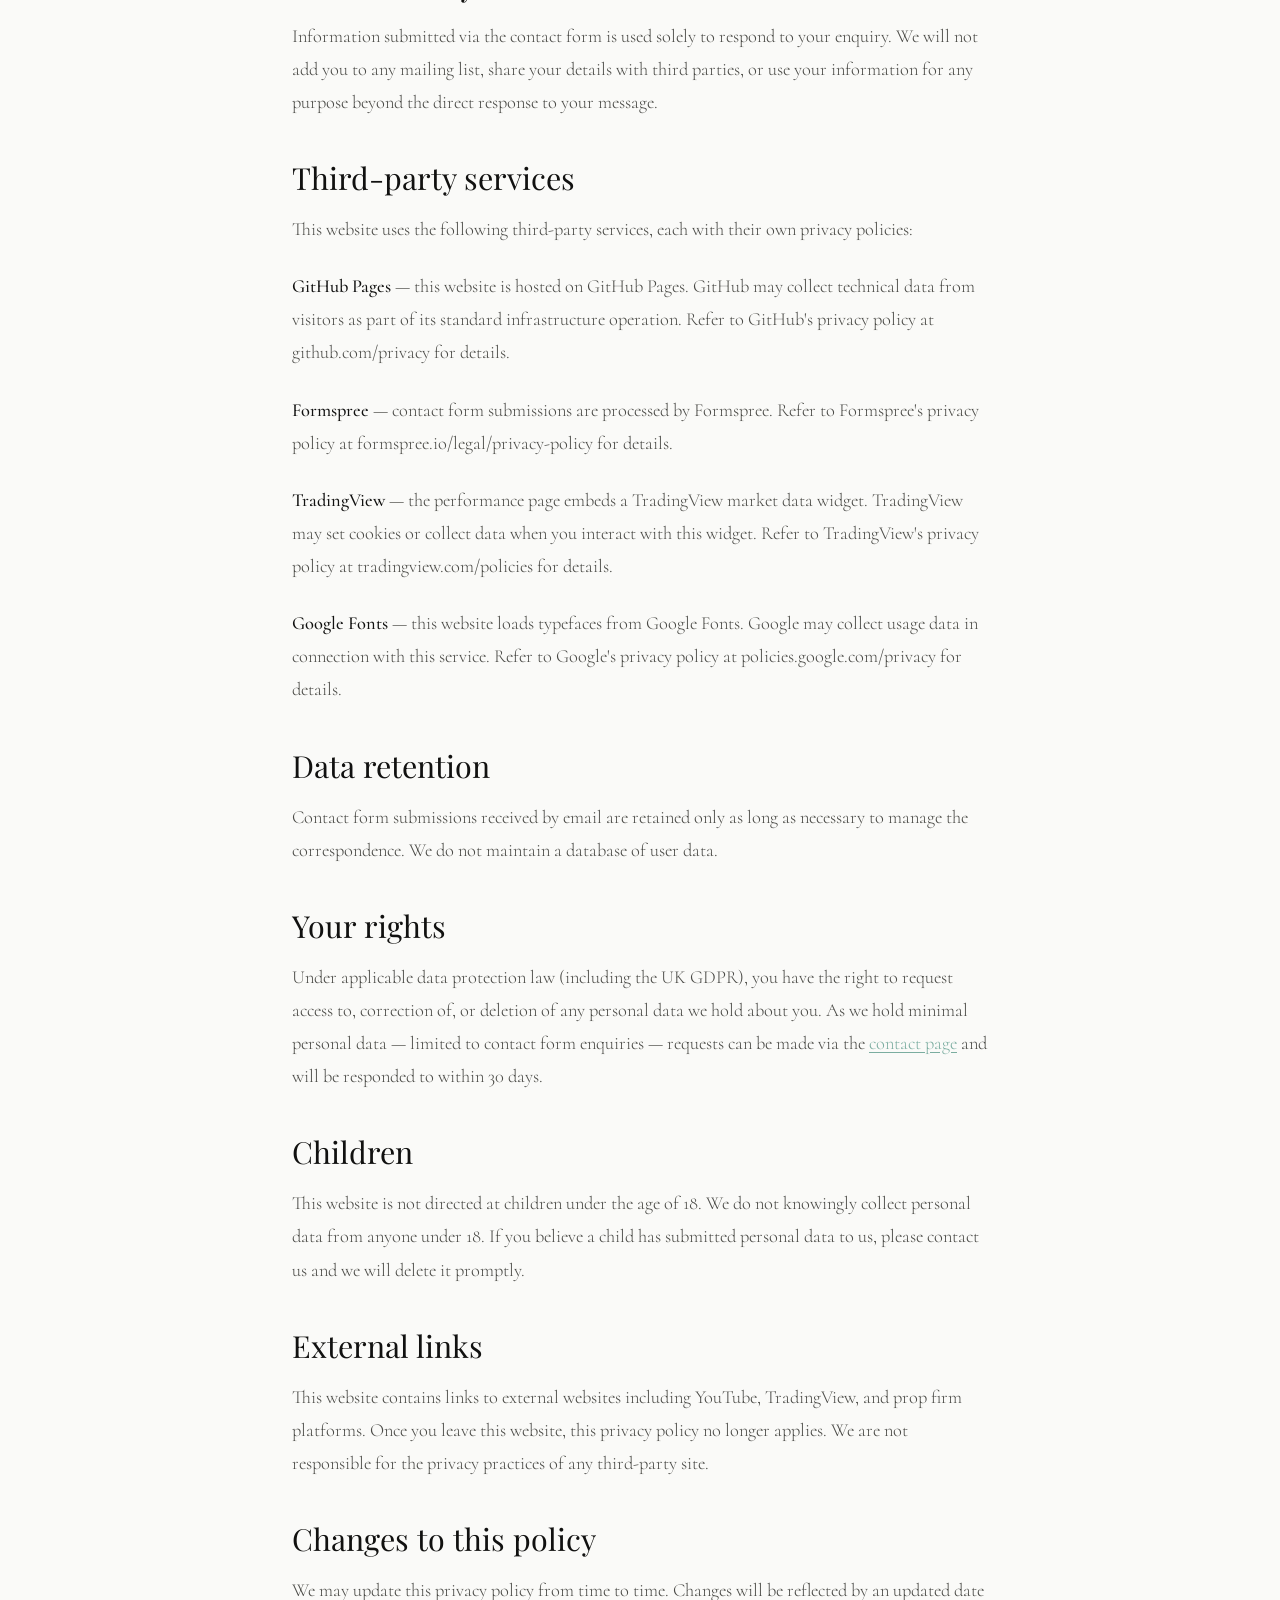
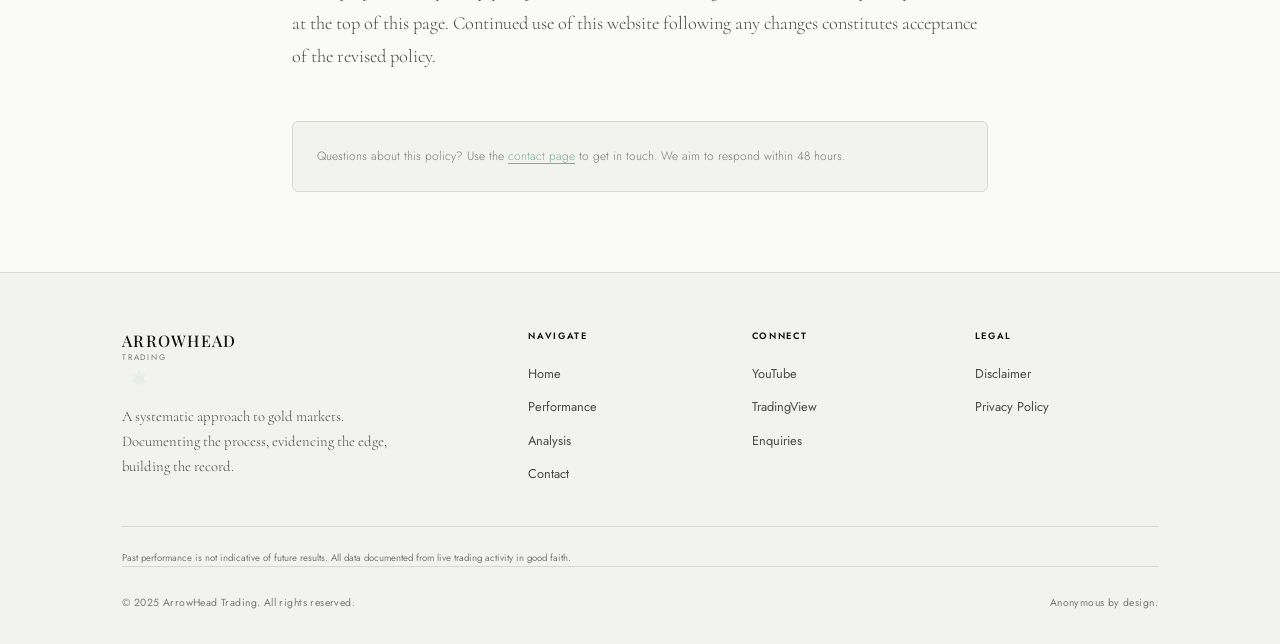
<file: pages/privacy.html>
<!DOCTYPE html>
<html lang="en" data-theme="light">
<head>
  <meta charset="UTF-8"/><meta name="viewport" content="width=device-width, initial-scale=1.0"/>
  <meta name="description" content="Privacy Policy — ArrowHead Trading. How we handle data collected through this website."/>
  <title>Privacy Policy — ArrowHead Trading</title>
  <link rel="icon" type="image/svg+xml" href="../favicon.svg"/>
  <link rel="preconnect" href="https://fonts.googleapis.com"/><link rel="preconnect" href="https://fonts.gstatic.com" crossorigin/>
  <link rel="stylesheet" href="../css/style.css"/>
  <script>(function(){var t=localStorage.getItem('arrowhead-theme');if(t)document.documentElement.setAttribute('data-theme',t);else if(window.matchMedia('(prefers-color-scheme: dark)').matches)document.documentElement.setAttribute('data-theme','dark');})()</script>
</head>
<body>
<nav class="nav" role="navigation" aria-label="Main navigation">
  <a class="nav-logo" href="../index.html" aria-label="ArrowHead Trading home">
    <img src="../images/logo.png" alt="" aria-hidden="true" style="height:36px;width:auto;display:block;flex-shrink:0"/>
    <div><div class="nav-logo-text">ArrowHead</div><span class="nav-logo-sub">Trading</span></div>
  </a>
  <ul class="nav-links" role="list">
    <li><a href="../index.html">Home</a></li>
    <li><a href="./performance.html">Performance</a></li>
    <li><a href="./blog.html">Analysis</a></li>
    <li><a href="./contact.html">Contact</a></li>
  </ul>
  <div class="nav-right">
    <button class="theme-toggle" aria-label="Toggle theme">
      <svg class="icon-sun" viewBox="0 0 24 24" fill="none" stroke="currentColor" stroke-width="1.5" stroke-linecap="round"><circle cx="12" cy="12" r="4"/><path d="M12 2v2M12 20v2M4.93 4.93l1.41 1.41M17.66 17.66l1.41 1.41M2 12h2M20 12h2M4.93 19.07l1.41-1.41M17.66 6.34l1.41-1.41"/></svg>
      <svg class="icon-moon" viewBox="0 0 24 24" fill="none" stroke="currentColor" stroke-width="1.5" stroke-linecap="round"><path d="M21 12.79A9 9 0 1 1 11.21 3 7 7 0 0 0 21 12.79z"/></svg>
    </button>
    <a class="nav-cta" href="https://www.youtube.com/@ArrowHeadTrading" target="_blank" rel="noopener">
      <svg width="12" height="12" viewBox="0 0 24 24" fill="currentColor" aria-hidden="true"><path d="M23.5 6.2a3 3 0 0 0-2.1-2.1C19.5 3.5 12 3.5 12 3.5s-7.5 0-9.4.6A3 3 0 0 0 .5 6.2 31.5 31.5 0 0 0 0 12a31.5 31.5 0 0 0 .5 5.8A3 3 0 0 0 2.6 20c1.9.6 9.4.6 9.4.6s7.5 0 9.4-.6a3 3 0 0 0 2.1-2.1A31.5 31.5 0 0 0 24 12a31.5 31.5 0 0 0-.5-5.8z"/><polygon points="9.75,15.02 15.5,12 9.75,8.98"/></svg>
      YouTube
    </a>
    <button class="nav-hamburger" aria-label="Open menu" aria-expanded="false"><span></span><span></span><span></span></button>
  </div>
</nav>
<nav class="nav-drawer" aria-label="Mobile navigation">
  <a href="../index.html">Home</a>
  <a href="./performance.html">Performance</a>
  <a href="./blog.html">Analysis</a>
  <a href="./contact.html">Contact</a>
  <a href="https://www.youtube.com/@ArrowHeadTrading" target="_blank" rel="noopener" class="nav-drawer-cta">Watch on YouTube</a>
</nav>

<div class="page">
<main>

  <section class="page-hero">
    <div class="container">
      <div class="page-hero-inner reveal">
        <div class="eyebrow">Legal</div>
        <h1 class="display-title"><em>Privacy Policy</em></h1>
        <p class="body-text" style="margin-top:1rem;max-width:520px">This policy explains what information is collected when you visit this website and how it is used.</p>
        <p class="caption" style="margin-top:1rem">Last updated: May 2025</p>
      </div>
    </div>
  </section>

  <section class="section">
    <div class="container--narrow">
      <div class="post-body reveal">

        <h2>Who we are</h2>
        <p>This website is operated by ArrowHead Trading, an independent gold trading entity operating anonymously. For the purposes of this privacy policy, "we", "us", and "our" refer to ArrowHead Trading. For any privacy-related enquiries, please use the <a href="./contact.html" style="color:var(--mint-deep);text-decoration:underline;text-underline-offset:3px">contact page</a>.</p>

        <h2>What information we collect</h2>
        <p>ArrowHead Trading does not directly collect, store, or process personal data beyond what is strictly necessary for the operation of this website.</p>
        <p><strong>Contact form submissions:</strong> When you submit a message via the contact form, your name, email address, and message content are transmitted to and stored by Formspree (our third-party form provider). We receive this information by email in order to respond to your enquiry. We do not store this data beyond what exists in our email inbox.</p>
        <p><strong>Technical data:</strong> When you visit this website, standard technical information may be logged by our hosting provider (GitHub Pages), including your IP address, browser type, pages visited, and time of visit. This data is collected automatically and is not used by ArrowHead Trading for any marketing or tracking purpose.</p>

        <h2>Cookies</h2>
        <p>This website uses a single cookie stored in your browser's local storage to remember your preferred display theme (light or dark mode). This cookie contains no personal information and is not transmitted to any server. It exists solely to improve your experience on return visits.</p>
        <p>We do not use any advertising cookies, tracking pixels, or third-party analytics cookies.</p>

        <div class="note">
          <p><strong>No tracking:</strong> ArrowHead Trading does not use Google Analytics, Facebook Pixel, or any other third-party tracking or analytics service. Your visits to this website are not profiled or monetised.</p>
        </div>

        <h2>How we use your information</h2>
        <p>Information submitted via the contact form is used solely to respond to your enquiry. We will not add you to any mailing list, share your details with third parties, or use your information for any purpose beyond the direct response to your message.</p>

        <h2>Third-party services</h2>
        <p>This website uses the following third-party services, each with their own privacy policies:</p>
        <p><strong>GitHub Pages</strong> — this website is hosted on GitHub Pages. GitHub may collect technical data from visitors as part of its standard infrastructure operation. Refer to GitHub's privacy policy at github.com/privacy for details.</p>
        <p><strong>Formspree</strong> — contact form submissions are processed by Formspree. Refer to Formspree's privacy policy at formspree.io/legal/privacy-policy for details.</p>
        <p><strong>TradingView</strong> — the performance page embeds a TradingView market data widget. TradingView may set cookies or collect data when you interact with this widget. Refer to TradingView's privacy policy at tradingview.com/policies for details.</p>
        <p><strong>Google Fonts</strong> — this website loads typefaces from Google Fonts. Google may collect usage data in connection with this service. Refer to Google's privacy policy at policies.google.com/privacy for details.</p>

        <h2>Data retention</h2>
        <p>Contact form submissions received by email are retained only as long as necessary to manage the correspondence. We do not maintain a database of user data.</p>

        <h2>Your rights</h2>
        <p>Under applicable data protection law (including the UK GDPR), you have the right to request access to, correction of, or deletion of any personal data we hold about you. As we hold minimal personal data — limited to contact form enquiries — requests can be made via the <a href="./contact.html" style="color:var(--mint-deep);text-decoration:underline;text-underline-offset:3px">contact page</a> and will be responded to within 30 days.</p>

        <h2>Children</h2>
        <p>This website is not directed at children under the age of 18. We do not knowingly collect personal data from anyone under 18. If you believe a child has submitted personal data to us, please contact us and we will delete it promptly.</p>

        <h2>External links</h2>
        <p>This website contains links to external websites including YouTube, TradingView, and prop firm platforms. Once you leave this website, this privacy policy no longer applies. We are not responsible for the privacy practices of any third-party site.</p>

        <h2>Changes to this policy</h2>
        <p>We may update this privacy policy from time to time. Changes will be reflected by an updated date at the top of this page. Continued use of this website following any changes constitutes acceptance of the revised policy.</p>

        <div style="margin-top:3rem;padding:1.5rem;background:var(--bg-2);border:1px solid var(--border);border-radius:var(--radius-lg)">
          <p style="font-family:var(--ff-ui);font-size:0.75rem;color:var(--text-3);line-height:1.7;margin:0">Questions about this policy? Use the <a href="./contact.html" style="color:var(--mint-deep);text-decoration:underline;text-underline-offset:3px">contact page</a> to get in touch. We aim to respond within 48 hours.</p>
        </div>

      </div>
    </div>
  </section>

</main>

<footer class="footer" role="contentinfo">
  <div class="container">
    <div class="footer-grid">
      <div>
        <a class="nav-logo" href="../index.html" style="display:inline-flex;margin-bottom:0.25rem">
          <div><div class="nav-logo-text">ArrowHead</div><span class="nav-logo-sub">Trading</span></div>
        </a>
        <img src="../images/logo.png" alt="" aria-hidden="true" style="width:34px;opacity:0.2;margin-bottom:0.5rem;display:block"/>
        <p class="footer-brand-text">A systematic approach to gold markets. Documenting the process, evidencing the edge, building the record.</p>
      </div>
      <div>
        <div class="footer-col-title">Navigate</div>
        <ul class="footer-links">
          <li><a href="../index.html">Home</a></li>
          <li><a href="./performance.html">Performance</a></li>
          <li><a href="./blog.html">Analysis</a></li>
          <li><a href="./contact.html">Contact</a></li>
        </ul>
      </div>
      <div>
        <div class="footer-col-title">Connect</div>
        <ul class="footer-links">
          <li><a href="https://www.youtube.com/@ArrowHeadTrading" target="_blank" rel="noopener">YouTube</a></li>
          <li><a href="https://www.tradingview.com" target="_blank" rel="noopener">TradingView</a></li>
          <li><a href="./contact.html">Enquiries</a></li>
        </ul>
      </div>
      <div>
        <div class="footer-col-title">Legal</div>
        <ul class="footer-links">
          <li><a href="./disclaimer.html">Disclaimer</a></li>
          <li><a href="./privacy.html">Privacy Policy</a></li>
        </ul>
      </div>
    </div>
    <p class="footer-disclaimer">Past performance is not indicative of future results. All data documented from live trading activity in good faith.</p>
    <div class="footer-bottom">
      <span class="footer-bottom-text">© 2025 ArrowHead Trading. All rights reserved.</span>
      <span class="footer-bottom-text">Anonymous by design.</span>
    </div>
  </div>
</footer>
</div>

<script src="../js/main.js"></script>
</body>
</html>
</file>
<file: css/style.css>
/* =========================================================
   ARROWHEAD TRADING — Brand System v2
   English Heritage · Timeless · Anonymous Authority
   ========================================================= */

@import url('https://fonts.googleapis.com/css2?family=Playfair+Display:ital,wght@0,400;0,500;0,700;1,400;1,500&family=Cormorant:ital,wght@0,300;0,400;0,500;1,300;1,400&family=Jost:wght@300;400;500;600&display=swap');

/* ─── TOKENS ─────────────────────────────────────────── */
:root {
  --mint:        #B8D4C8;
  --mint-deep:   #7BADA0;
  --mint-pale:   #E8F2EE;
  --mint-dark:   #4A8070;
  --bg:          #FAFAF8;
  --bg-2:        #F2F2EE;
  --bg-3:        #E8E8E2;
  --surface:     #FFFFFF;
  --border:      #D8D8D2;
  --border-2:    #C8C8C0;
  --text-1:      #111110;
  --text-2:      #4A4A46;
  --text-3:      #7A7A74;
  --text-inv:    #FAFAF8;
  --shadow:      rgba(17,17,16,0.08);
  --shadow-lg:   rgba(17,17,16,0.14);
  --ff-display:  'Playfair Display', 'Georgia', serif;
  --ff-body:     'Cormorant', 'Georgia', serif;
  --ff-ui:       'Jost', sans-serif;
  --radius:      3px;
  --radius-lg:   6px;
  --nav-h:       68px;
  --ease:        cubic-bezier(0.25, 0.46, 0.45, 0.94);
  --fast:        0.15s var(--ease);
  --med:         0.3s var(--ease);
  --profit:      #2A7A55;
  --loss:        #8B3A3A;
}
[data-theme="dark"] {
  --bg:          #0E0E0C;
  --bg-2:        #161614;
  --bg-3:        #1E1E1A;
  --surface:     #1A1A18;
  --border:      #2E2E28;
  --border-2:    #3A3A34;
  --text-1:      #F0F0E8;
  --text-2:      #A8A89E;
  --text-3:      #686860;
  --text-inv:    #0E0E0C;
  --shadow:      rgba(0,0,0,0.3);
  --shadow-lg:   rgba(0,0,0,0.5);
  --mint:        #8ABFB0;
  --mint-pale:   #1A2E28;
  --profit:      #4AAA80;
  --loss:        #C07070;
}

/* ─── RESET ──────────────────────────────────────────── */
*, *::before, *::after { box-sizing: border-box; margin: 0; padding: 0; }
html { scroll-behavior: smooth; }
body {
  background: var(--bg);
  color: var(--text-1);
  font-family: var(--ff-ui);
  line-height: 1.6;
  overflow-x: hidden;
  transition: background var(--med), color var(--med);
  -webkit-text-size-adjust: 100%;
}
img { display: block; max-width: 100%; }
a { color: inherit; text-decoration: none; }
button, input, textarea, select { font-family: inherit; font-size: inherit; }
::selection { background: var(--mint); color: var(--text-inv); }

/* ─── NAV ────────────────────────────────────────────── */
.nav {
  position: fixed; top: 0; left: 0; right: 0; z-index: 200;
  height: var(--nav-h);
  display: flex; align-items: center; justify-content: space-between;
  padding: 0 2rem;
  background: var(--bg);
  border-bottom: 1px solid var(--border);
  transition: background var(--med), border-color var(--med);
}
.nav.scrolled {
  background: rgba(250,250,248,0.92);
  backdrop-filter: blur(16px); -webkit-backdrop-filter: blur(16px);
}
[data-theme="dark"] .nav.scrolled { background: rgba(14,14,12,0.92); }
.nav-logo { display: flex; align-items: center; gap: 0.6rem; flex-shrink: 0; }
.nav-logo-mark { width: 28px; height: 28px; color: var(--mint-deep); flex-shrink: 0; }
.nav-logo-mark svg { width: 100%; height: 100%; }
.nav-logo-text {
  font-family: var(--ff-display);
  font-size: 1rem; font-weight: 500; letter-spacing: 0.08em;
  text-transform: uppercase; color: var(--text-1); line-height: 1;
}
.nav-logo-sub {
  font-family: var(--ff-ui); font-size: 0.5rem;
  letter-spacing: 0.22em; text-transform: uppercase;
  color: var(--text-3); display: block; margin-top: 2px;
}
.nav-links {
  display: flex; align-items: center; gap: 1.75rem; list-style: none;
}
.nav-links a {
  font-family: var(--ff-ui); font-size: 0.68rem; font-weight: 500;
  letter-spacing: 0.12em; text-transform: uppercase; color: var(--text-2);
  transition: color var(--fast); position: relative; padding-bottom: 2px;
}
.nav-links a::after {
  content: ''; position: absolute; bottom: -2px; left: 0; right: 0;
  height: 1px; background: var(--mint-deep);
  transform: scaleX(0); transition: transform var(--fast);
}
.nav-links a:hover, .nav-links a.active { color: var(--text-1); }
.nav-links a:hover::after, .nav-links a.active::after { transform: scaleX(1); }
.nav-right { display: flex; align-items: center; gap: 0.75rem; }
.theme-toggle {
  background: none; border: 1px solid var(--border);
  border-radius: var(--radius); width: 34px; height: 34px;
  cursor: pointer; display: flex; align-items: center; justify-content: center;
  color: var(--text-2); transition: border-color var(--fast), color var(--fast), background var(--fast);
  flex-shrink: 0;
}
.theme-toggle:hover { border-color: var(--mint-deep); color: var(--text-1); background: var(--mint-pale); }
.theme-toggle svg { width: 15px; height: 15px; }
.nav-cta {
  font-family: var(--ff-ui); font-size: 0.65rem; font-weight: 600;
  letter-spacing: 0.12em; text-transform: uppercase;
  padding: 0.55rem 1.1rem; background: var(--text-1); color: var(--text-inv);
  border: 1px solid var(--text-1); border-radius: var(--radius); cursor: pointer;
  transition: background var(--fast), color var(--fast), border-color var(--fast);
  white-space: nowrap; display: inline-flex; align-items: center; gap: 0.4rem;
}
.nav-cta:hover { background: var(--mint-deep); border-color: var(--mint-deep); color: #fff; }
.nav-hamburger {
  display: none; background: none; border: 1px solid var(--border);
  border-radius: var(--radius); width: 34px; height: 34px; cursor: pointer;
  flex-direction: column; align-items: center; justify-content: center; gap: 4px;
  flex-shrink: 0;
}
.nav-hamburger span { display: block; width: 16px; height: 1.5px; background: var(--text-1); transition: all var(--fast); border-radius: 1px; }
.nav-hamburger.open span:nth-child(1) { transform: translateY(5.5px) rotate(45deg); }
.nav-hamburger.open span:nth-child(2) { opacity: 0; transform: scaleX(0); }
.nav-hamburger.open span:nth-child(3) { transform: translateY(-5.5px) rotate(-45deg); }

/* Mobile nav drawer */
.nav-drawer {
  display: none; position: fixed; top: var(--nav-h); left: 0; right: 0; bottom: 0;
  z-index: 190; background: var(--bg); overflow-y: auto;
  padding: 1.5rem 2rem 3rem; border-top: 1px solid var(--border);
}
.nav-drawer.open { display: flex; flex-direction: column; gap: 0; }
.nav-drawer a {
  font-family: var(--ff-ui); font-size: 1.1rem; font-weight: 400;
  letter-spacing: 0.06em; color: var(--text-1);
  padding: 1.1rem 0; border-bottom: 1px solid var(--border); display: block;
  transition: color var(--fast);
}
.nav-drawer a:hover, .nav-drawer a.active { color: var(--mint-deep); }
.nav-drawer a.active { font-weight: 500; }
.nav-drawer-cta {
  margin-top: 2rem; padding: 1rem 1.5rem;
  background: var(--text-1); color: var(--text-inv) !important;
  border-radius: var(--radius); text-align: center; font-size: 0.8rem !important;
  font-weight: 600 !important; letter-spacing: 0.14em !important; text-transform: uppercase;
  border-bottom: none !important;
}
.nav-drawer-cta:hover { background: var(--mint-deep) !important; color: #fff !important; }

/* ─── PAGE SHELL ─────────────────────────────────────── */
.page { padding-top: var(--nav-h); min-height: 100vh; }
.container { max-width: 1100px; margin: 0 auto; padding: 0 2rem; }
.container--narrow { max-width: 760px; margin: 0 auto; padding: 0 2rem; }
.section { padding: 5rem 0; }
.section--tight { padding: 3.5rem 0; }

/* ─── TYPE ────────────────────────────────────────────── */
.eyebrow {
  font-family: var(--ff-ui); font-size: 0.6rem; font-weight: 600;
  letter-spacing: 0.22em; text-transform: uppercase; color: var(--mint-deep);
  display: flex; align-items: center; gap: 0.75rem; margin-bottom: 1rem;
}
.eyebrow::before {
  content: ''; display: block; width: 20px; height: 1px;
  background: var(--mint-deep); flex-shrink: 0;
}
.display-title {
  font-family: var(--ff-display);
  font-size: clamp(2rem, 5vw, 3.8rem);
  font-weight: 400; line-height: 1.1; letter-spacing: -0.01em; color: var(--text-1);
}
.display-title em { font-style: italic; color: var(--mint-deep); }
.display-title--sm { font-size: clamp(1.5rem, 3.5vw, 2.4rem); }
.body-text {
  font-family: var(--ff-body); font-size: clamp(1rem, 2vw, 1.15rem);
  font-weight: 300; line-height: 1.75; color: var(--text-2);
}
.caption { font-family: var(--ff-ui); font-size: 0.7rem; letter-spacing: 0.05em; color: var(--text-3); }

/* ─── BUTTONS ─────────────────────────────────────────── */
.btn {
  display: inline-flex; align-items: center; gap: 0.5rem;
  font-family: var(--ff-ui); font-size: 0.68rem; font-weight: 600;
  letter-spacing: 0.14em; text-transform: uppercase;
  padding: 0.75rem 1.6rem; border-radius: var(--radius);
  cursor: pointer; transition: all var(--fast); border: 1px solid transparent; white-space: nowrap;
}
.btn svg { width: 13px; height: 13px; flex-shrink: 0; }
.btn--primary { background: var(--text-1); color: var(--text-inv); border-color: var(--text-1); }
.btn--primary:hover { background: var(--mint-deep); border-color: var(--mint-deep); color: #fff; }
.btn--outline { background: transparent; color: var(--text-1); border-color: var(--border-2); }
.btn--outline:hover { border-color: var(--mint-deep); color: var(--mint-dark); background: var(--mint-pale); }
.btn--ghost { background: transparent; color: var(--text-2); border-color: transparent; padding-left: 0; padding-right: 0; }
.btn--ghost:hover { color: var(--text-1); }

/* ─── CARD ────────────────────────────────────────────── */
.card {
  background: var(--surface); border: 1px solid var(--border);
  border-radius: var(--radius-lg); padding: 1.5rem;
  transition: border-color var(--fast), box-shadow var(--fast);
}
.card:hover { border-color: var(--border-2); box-shadow: 0 4px 20px var(--shadow); }
.card--flat { background: var(--bg-2); border-color: transparent; }
.card--flat:hover { background: var(--bg-3); box-shadow: none; }

/* ─── BADGE ────────────────────────────────────────────── */
.badge {
  display: inline-flex; align-items: center; padding: 0.2rem 0.6rem;
  border-radius: 2px; font-family: var(--ff-ui); font-size: 0.58rem;
  font-weight: 600; letter-spacing: 0.1em; text-transform: uppercase;
}
.badge--mint { background: var(--mint-pale); color: var(--mint-dark); border: 1px solid var(--mint); }
.badge--neutral { background: var(--bg-2); color: var(--text-3); border: 1px solid var(--border); }
.badge--profit { background: rgba(42,122,85,0.1); color: var(--profit); border: 1px solid rgba(42,122,85,0.25); }
.badge--loss { background: rgba(139,58,58,0.1); color: var(--loss); border: 1px solid rgba(139,58,58,0.2); }
[data-theme="dark"] .badge--profit { background: rgba(74,170,128,0.12); }
[data-theme="dark"] .badge--loss { background: rgba(192,112,112,0.12); }

/* ─── DIVIDER ─────────────────────────────────────────── */
.divider { height: 1px; background: var(--border); }

/* ─── HERO ────────────────────────────────────────────── */
.hero {
  display: grid; grid-template-columns: 1fr 1fr;
  align-items: center; gap: 3rem;
  padding: 5rem 0 4rem; position: relative;
}
.hero::after {
  content: ''; position: absolute; top: -68px; right: -2rem;
  width: 48%; bottom: 0; background: var(--bg-2); z-index: -1;
  border-left: 1px solid var(--border);
}
.hero-visual-wrap { padding: 3rem 2rem 3rem 2.5rem; }
.hero-stat-row { display: grid; grid-template-columns: 1fr 1fr; gap: 0.85rem; margin-bottom: 0.85rem; }
.hero-stat {
  background: var(--surface); border: 1px solid var(--border);
  border-radius: var(--radius-lg); padding: 1.25rem;
}
.hero-stat-num {
  font-family: var(--ff-display); font-size: clamp(1.6rem, 3vw, 2.2rem);
  font-weight: 400; line-height: 1; color: var(--text-1); margin-bottom: 0.35rem;
}
.hero-stat-num--profit { color: var(--profit); }
.hero-stat-label { font-family: var(--ff-ui); font-size: 0.58rem; font-weight: 500; letter-spacing: 0.12em; text-transform: uppercase; color: var(--text-3); }
.hero-latest {
  background: var(--bg-2); border: 1px solid var(--border); border-radius: var(--radius-lg);
  padding: 1.25rem; margin-bottom: 0.85rem;
}
.hero-disclaimer { font-family: var(--ff-ui); font-size: 0.62rem; color: var(--text-3); border-top: 1px solid var(--border); padding-top: 0.85rem; line-height: 1.5; }

/* ─── TICKER ──────────────────────────────────────────── */
.ticker-wrap {
  background: var(--text-1); color: var(--text-inv);
  overflow: hidden; padding: 0.6rem 0;
  border-bottom: 1px solid rgba(255,255,255,0.08);
}
[data-theme="dark"] .ticker-wrap { background: var(--bg-2); border-bottom-color: var(--border); }
.ticker-track {
  display: flex; gap: 0; animation: ticker 28s linear infinite;
  width: max-content;
}
.ticker-track:hover { animation-play-state: paused; }
.ticker-item {
  display: flex; align-items: center; gap: 1.5rem; padding: 0 2.5rem;
  border-right: 1px solid rgba(255,255,255,0.1); white-space: nowrap;
  font-family: var(--ff-ui); font-size: 0.68rem;
}
[data-theme="dark"] .ticker-item { border-right-color: var(--border); }
.ticker-label { color: rgba(250,250,248,0.45); letter-spacing: 0.1em; text-transform: uppercase; font-size: 0.58rem; }
[data-theme="dark"] .ticker-label { color: var(--text-3); }
.ticker-val { font-weight: 500; color: rgba(250,250,248,0.9); letter-spacing: 0.03em; }
[data-theme="dark"] .ticker-val { color: var(--text-2); }
.ticker-chg { font-size: 0.62rem; }
.up { color: #6ECBA0; } .dn { color: #E07B7B; }
@keyframes ticker { 0% { transform: translateX(0); } 100% { transform: translateX(-50%); } }

/* ─── ABOUT STRIP ─────────────────────────────────────── */
.about-strip { background: var(--text-1); padding: 5rem 0; }
[data-theme="dark"] .about-strip { background: var(--bg-2); border-top: 1px solid var(--border); border-bottom: 1px solid var(--border); }
.about-strip-grid { display: grid; grid-template-columns: 1fr 1fr; gap: 4rem; align-items: center; }
.about-strip .eyebrow { color: var(--mint); }
.about-strip .eyebrow::before { background: var(--mint); }
.about-strip .display-title { color: #F0F0E8; }
[data-theme="dark"] .about-strip .display-title { color: var(--text-1); }
.about-strip .body-text { color: rgba(240,240,232,0.6); }
[data-theme="dark"] .about-strip .body-text { color: var(--text-2); }
.emblem {
  width: 100px; height: 100px; border: 1px solid rgba(184,212,200,0.25);
  border-radius: 50%; display: flex; align-items: center; justify-content: center; margin-bottom: 1.75rem;
}
.emblem svg { width: 48px; height: 48px; color: var(--mint); }

/* ─── BLOG ────────────────────────────────────────────── */
.blog-grid { display: grid; grid-template-columns: repeat(3, 1fr); gap: 1.25rem; }
.blog-card {
  background: var(--surface); border: 1px solid var(--border);
  border-radius: var(--radius-lg); overflow: hidden;
  transition: border-color var(--fast), box-shadow var(--fast), transform var(--fast);
  display: flex; flex-direction: column;
}
.blog-card:hover { border-color: var(--mint-deep); box-shadow: 0 6px 24px var(--shadow-lg); transform: translateY(-2px); }
.blog-card-thumb {
  height: 160px; background: var(--bg-2); border-bottom: 1px solid var(--border);
  display: flex; align-items: center; justify-content: center; flex-shrink: 0;
}
.blog-card-body { padding: 1.25rem; flex: 1; display: flex; flex-direction: column; }
.blog-card-meta { display: flex; align-items: center; justify-content: space-between; margin-bottom: 0.6rem; flex-wrap: wrap; gap: 0.4rem; }
.blog-card-title { font-family: var(--ff-display); font-size: 1.1rem; font-weight: 400; line-height: 1.3; color: var(--text-1); margin-bottom: 0.5rem; }
.blog-card-excerpt {
  font-family: var(--ff-body); font-size: 0.9rem; font-weight: 300; color: var(--text-2);
  line-height: 1.6; margin-bottom: 1rem; flex: 1;
  display: -webkit-box; -webkit-line-clamp: 3; -webkit-box-orient: vertical; overflow: hidden;
}
.blog-card-footer { display: flex; align-items: center; justify-content: space-between; padding-top: 0.85rem; border-top: 1px solid var(--border); margin-top: auto; }

/* ─── PAGE HERO ───────────────────────────────────────── */
.page-hero { padding: 4rem 0 3.5rem; border-bottom: 1px solid var(--border); background: var(--bg-2); }
.page-hero-inner { max-width: 640px; }

/* ─── STAT ROW ────────────────────────────────────────── */
.stat-row { display: grid; grid-template-columns: repeat(4, 1fr); gap: 0.85rem; margin-bottom: 2.5rem; }
.stat-box { background: var(--surface); border: 1px solid var(--border); border-radius: var(--radius-lg); padding: 1.25rem; }
.stat-box-num { font-family: var(--ff-display); font-size: 1.8rem; font-weight: 400; color: var(--text-1); line-height: 1; margin-bottom: 0.35rem; }
.stat-box-num--profit { color: var(--profit); }
.stat-box-label { font-family: var(--ff-ui); font-size: 0.58rem; font-weight: 500; letter-spacing: 0.12em; text-transform: uppercase; color: var(--text-3); }
.stat-box-sub { font-size: 0.65rem; color: var(--mint-deep); font-family: var(--ff-ui); margin-top: 0.25rem; }

/* ─── QUARTER ACCORDION ───────────────────────────────── */
.quarter-block { border: 1px solid var(--border); border-radius: var(--radius-lg); overflow: hidden; margin-bottom: 0.75rem; }
.quarter-header {
  display: flex; align-items: center; justify-content: space-between;
  padding: 1.1rem 1.25rem; background: var(--surface); cursor: pointer;
  transition: background var(--fast); gap: 0.75rem; user-select: none;
}
.quarter-header:hover { background: var(--bg-2); }
.quarter-title { font-family: var(--ff-display); font-size: 0.95rem; font-weight: 400; color: var(--text-1); flex-shrink: 0; }
.quarter-meta { display: flex; align-items: center; gap: 0.75rem; flex-wrap: wrap; margin-left: auto; margin-right: 0.75rem; }
.quarter-meta-item { font-family: var(--ff-ui); font-size: 0.7rem; }
.quarter-chevron { width: 15px; height: 15px; flex-shrink: 0; transition: transform var(--fast); color: var(--text-3); }
.quarter-block.open .quarter-chevron { transform: rotate(180deg); }
.quarter-body { display: none; padding: 1.25rem 1.5rem; border-top: 1px solid var(--border); background: var(--bg-2); }
.quarter-block.open .quarter-body { display: block; }
.quarter-analysis { font-family: var(--ff-body); font-size: 1rem; font-weight: 300; color: var(--text-2); line-height: 1.75; margin-bottom: 1.25rem; }
.tv-link {
  display: inline-flex; align-items: center; gap: 0.4rem; font-family: var(--ff-ui);
  font-size: 0.65rem; font-weight: 600; letter-spacing: 0.1em; text-transform: uppercase;
  color: var(--mint-deep); transition: color var(--fast);
}
.tv-link:hover { color: var(--mint-dark); }
.tv-link svg { width: 11px; height: 11px; }

/* ─── PERF TABLE ──────────────────────────────────────── */
.perf-table-wrap { overflow-x: auto; border: 1px solid var(--border); border-radius: var(--radius-lg); margin-top: 1.25rem; -webkit-overflow-scrolling: touch; }
.perf-table { width: 100%; border-collapse: collapse; font-family: var(--ff-ui); font-size: 0.78rem; min-width: 520px; }
.perf-table thead th {
  font-size: 0.58rem; font-weight: 600; letter-spacing: 0.14em; text-transform: uppercase;
  color: var(--text-3); padding: 0.85rem 1rem; text-align: left;
  border-bottom: 1px solid var(--border); white-space: nowrap; background: var(--bg-2);
}
.perf-table tbody td { padding: 0.85rem 1rem; border-bottom: 1px solid var(--border); color: var(--text-1); vertical-align: middle; }
.perf-table tbody tr:last-child td { border-bottom: none; }
.perf-table tbody tr:hover td { background: var(--bg-2); }
.val--profit { color: var(--profit); font-weight: 500; }
.val--loss { color: var(--loss); font-weight: 500; }
.perf-bar-wrap { display: flex; align-items: center; gap: 0.6rem; }
.perf-bar { height: 3px; border-radius: 2px; background: var(--border); flex: 1; min-width: 40px; overflow: hidden; }
.perf-bar-fill { height: 100%; border-radius: 2px; background: var(--profit); }
.perf-bar-fill--loss { background: var(--loss); }

/* ─── CHART ───────────────────────────────────────────── */
.chart-box {
  border: 1px solid var(--border); border-radius: var(--radius-lg);
  padding: 1.5rem; background: var(--surface); margin-bottom: 2.5rem;
}
.chart-header { display: flex; align-items: flex-start; justify-content: space-between; margin-bottom: 1.25rem; flex-wrap: wrap; gap: 0.75rem; }
.chart-canvas-wrap { position: relative; height: 260px; }

/* ─── FORM ────────────────────────────────────────────── */
.form-group { margin-bottom: 1.25rem; }
.form-label { display: block; font-family: var(--ff-ui); font-size: 0.65rem; font-weight: 600; letter-spacing: 0.12em; text-transform: uppercase; color: var(--text-2); margin-bottom: 0.4rem; }
.form-input, .form-textarea, .form-select {
  width: 100%; background: var(--surface); border: 1px solid var(--border);
  border-radius: var(--radius); padding: 0.8rem 0.9rem; font-family: var(--ff-ui);
  font-size: 0.88rem; color: var(--text-1);
  transition: border-color var(--fast), box-shadow var(--fast); outline: none; appearance: none;
}
.form-input::placeholder, .form-textarea::placeholder { color: var(--text-3); }
.form-input:focus, .form-textarea:focus, .form-select:focus {
  border-color: var(--mint-deep); box-shadow: 0 0 0 3px rgba(123,173,160,0.18);
}
.form-textarea { resize: vertical; min-height: 130px; }
.form-row { display: grid; grid-template-columns: 1fr 1fr; gap: 1rem; }

/* ─── FOOTER ──────────────────────────────────────────── */
.footer { background: var(--bg-2); border-top: 1px solid var(--border); padding: 3.5rem 0 2rem; }
.footer-grid { display: grid; grid-template-columns: 2fr 1fr 1fr 1fr; gap: 2.5rem; margin-bottom: 2.5rem; }
.footer-brand-text { font-family: var(--ff-body); font-size: 0.92rem; font-weight: 300; color: var(--text-2); line-height: 1.7; margin-top: 0.85rem; max-width: 280px; }
.footer-col-title { font-family: var(--ff-ui); font-size: 0.58rem; font-weight: 600; letter-spacing: 0.18em; text-transform: uppercase; color: var(--text-1); margin-bottom: 1rem; }
.footer-links { list-style: none; display: flex; flex-direction: column; gap: 0.5rem; }
.footer-links a { font-family: var(--ff-ui); font-size: 0.8rem; color: var(--text-2); transition: color var(--fast); }
.footer-links a:hover { color: var(--mint-deep); }
.footer-bottom { border-top: 1px solid var(--border); padding-top: 1.75rem; display: flex; align-items: center; justify-content: space-between; gap: 1rem; flex-wrap: wrap; }
.footer-bottom-text { font-family: var(--ff-ui); font-size: 0.65rem; color: var(--text-3); letter-spacing: 0.04em; }
.footer-disclaimer { font-family: var(--ff-ui); font-size: 0.6rem; color: var(--text-3); line-height: 1.6; margin-top: 1.75rem; padding-top: 1.5rem; border-top: 1px solid var(--border); }

/* ─── SCROLL REVEAL ───────────────────────────────────── */
.reveal { opacity: 0; transform: translateY(18px); transition: opacity 0.6s var(--ease), transform 0.6s var(--ease); }
.reveal.in-view { opacity: 1; transform: none; }
.reveal--delay-1 { transition-delay: 0.1s; }
.reveal--delay-2 { transition-delay: 0.2s; }
.reveal--delay-3 { transition-delay: 0.3s; }

/* ─── POST PAGE ───────────────────────────────────────── */
.post-meta-bar { display: flex; align-items: center; gap: 1rem; flex-wrap: wrap; margin-bottom: 2rem; }
.post-body h2 { font-family: var(--ff-display); font-size: clamp(1.4rem, 3vw, 1.9rem); font-weight: 400; color: var(--text-1); margin: 2.5rem 0 1rem; line-height: 1.25; }
.post-body h3 { font-family: var(--ff-display); font-size: clamp(1.1rem, 2.5vw, 1.4rem); font-weight: 400; color: var(--text-1); margin: 2rem 0 0.75rem; }
.post-body p { font-family: var(--ff-body); font-size: clamp(1rem, 2vw, 1.15rem); font-weight: 300; line-height: 1.8; color: var(--text-2); margin-bottom: 1.5rem; }
.post-body strong { font-weight: 500; color: var(--text-1); }
.post-body blockquote { border-left: 3px solid var(--mint-deep); padding: 0.25rem 0 0.25rem 1.5rem; margin: 2rem 0; }
.post-body blockquote p { font-size: clamp(1.1rem, 2.5vw, 1.3rem); font-style: italic; color: var(--text-1); margin: 0; }
.post-body .note { background: var(--mint-pale); border: 1px solid var(--mint); border-radius: var(--radius-lg); padding: 1.25rem 1.5rem; margin: 2rem 0; }
.post-body .note p { font-size: 0.92rem; margin: 0; color: var(--mint-dark); }
[data-theme="dark"] .post-body .note { background: #1A2E28; border-color: var(--mint-dark); }
[data-theme="dark"] .post-body .note p { color: var(--mint); }
.post-nav { display: flex; justify-content: space-between; gap: 1rem; padding-top: 3rem; border-top: 1px solid var(--border); flex-wrap: wrap; }
.post-nav a { font-family: var(--ff-ui); font-size: 0.68rem; font-weight: 600; letter-spacing: 0.1em; text-transform: uppercase; color: var(--mint-deep); transition: color var(--fast); }
.post-nav a:hover { color: var(--mint-dark); }

/* ─── RESPONSIVE ──────────────────────────────────────── */
@media (max-width: 900px) {
  .nav { padding: 0 1.25rem; }
  .nav-links { display: none; }
  .nav-cta { display: none; }
  .nav-hamburger { display: flex; }
  .container, .container--narrow { padding: 0 1.25rem; }
  .hero { grid-template-columns: 1fr; padding: 3rem 0 2rem; }
  .hero::after { display: none; }
  .hero-visual-wrap { padding: 0; }
  .about-strip-grid { grid-template-columns: 1fr; gap: 2.5rem; }
  .blog-grid { grid-template-columns: repeat(2, 1fr); }
  .footer-grid { grid-template-columns: 1fr 1fr; gap: 2rem; }
  .stat-row { grid-template-columns: repeat(2, 1fr); }
  .form-row { grid-template-columns: 1fr; }
  .contact-grid { grid-template-columns: 1fr !important; gap: 3rem !important; }
  .funded-grid { grid-template-columns: 1fr !important; }
  .community-grid { grid-template-columns: 1fr !important; gap: 2.5rem !important; }
}
@media (max-width: 600px) {
  :root { --nav-h: 60px; }
  .section { padding: 3.5rem 0; }
  .section--tight { padding: 2.5rem 0; }
  .page-hero { padding: 2.5rem 0 2rem; }
  .blog-grid { grid-template-columns: 1fr; }
  .stat-row { grid-template-columns: 1fr 1fr; gap: 0.65rem; }
  .hero-stat-row { grid-template-columns: 1fr 1fr; gap: 0.65rem; }
  .quarter-meta { display: none; }
  .quarter-title { font-size: 0.88rem; }
  .featured-post { grid-template-columns: 1fr !important; }
  .featured-post-thumb { border-right: none !important; border-bottom: 1px solid var(--border); min-height: 160px !important; }

  /* ─── MOBILE FOOTER ───────────────────────────────────── */
  .footer { padding: 2.5rem 0 1.5rem; }
  .footer-grid {
    grid-template-columns: 1fr 1fr;
    gap: 2rem 1.5rem;
  }
  /* Brand column spans full width on mobile */
  .footer-grid > div:first-child {
    grid-column: 1 / -1;
    padding-bottom: 1.5rem;
    border-bottom: 1px solid var(--border);
  }
  .footer-brand-text { max-width: 100%; font-size: 0.88rem; }
  .footer-col-title { font-size: 0.6rem; margin-bottom: 0.75rem; }
  .footer-links a { font-size: 0.82rem; }
  .footer-links { gap: 0.65rem; }
  .footer-bottom {
    flex-direction: column;
    align-items: flex-start;
    gap: 0.4rem;
    padding-top: 1.25rem;
  }
  .footer-bottom-text { font-size: 0.62rem; }
  .footer-disclaimer { font-size: 0.58rem; margin-top: 1.25rem; padding-top: 1.25rem; }
}
@media (max-width: 380px) {
  .stat-row { grid-template-columns: 1fr; }
  .hero-stat-row { grid-template-columns: 1fr; }
  .footer-grid { grid-template-columns: 1fr; }
}
</file>
